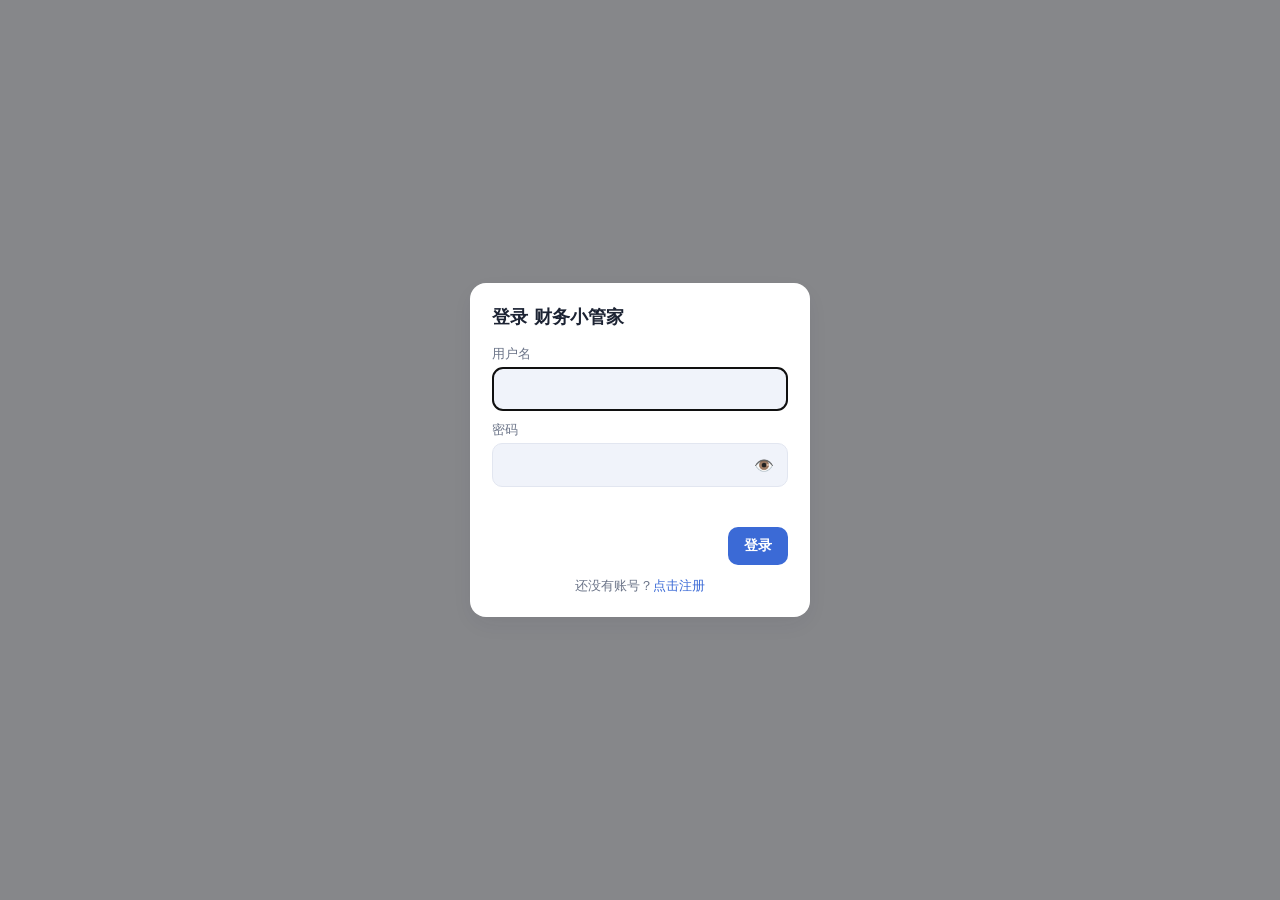
<file: web/index.html>
<!DOCTYPE html>
<html lang="zh-CN">
<head>
  <meta charset="UTF-8" />
  <meta name="viewport" content="width=device-width, initial-scale=1.0" />
  <title>财务小管家</title>
  <link rel="stylesheet" href="./styles.css" />
  <script>
    /* 主题预热：必须在 <head> 内、首次绘制之前执行。
       否则刷新时会先按默认浅色画整页，等 app.js 初始化（约 9 个网络往返）跑完才切深色 —— 即"白闪"。 */
    (function () {
      var t = 'light';
      try { if (localStorage.getItem('theme') === 'dark') t = 'dark'; } catch (e) { }
      document.documentElement.dataset.theme = t;
    })();
  </script>
</head>
<body>
  <!-- v0.2 第七轮：小类改为 select，移除独立 datalist -->
  <div class="app">
    <header class="topbar">
      <div class="brand">
        <span class="logo">💰</span>
        <div>
          <h1>财务小管家</h1>
          <p class="sub">记录与分析，让每分钱都找到价值。</p>
        </div>
      </div>
      <div class="top-actions">
        <button id="eyeBtn" class="eye-btn" title="隐藏/显示金额">👁️</button>
        <div class="toggle">
          <button id="themeToggle" title="切换主题" aria-label="切换主题"></button>
        </div>
        <label class="month-pick">
          <span>月份</span>
          <input type="month" id="monthPicker" />
        </label>
      </div>
    </header>

    <nav class="tabs">
      <button data-tab="ledger" class="active">记账</button>
      <button data-tab="dashboard">看板</button>
      <button data-tab="vaults">资产</button>
      <button data-tab="settings">设置</button>
    </nav>

    <main>
      <!-- 记账 -->
      <section id="tab-ledger" class="tab active">
        <div class="card form-card">
          <div class="form-card-head">
            <h2>记一笔</h2>
            <button id="aiParseBtn" class="btn ghost small" title="粘贴文本，AI 自动识别记账">✨ AI 智能记账</button>
          </div>
          <form id="txForm" class="tx-form">
            <div class="field">
              <label>类型</label>
              <div class="type-toggle">
                <label class="tt"><input type="radio" name="txType" value="expense" checked /> 支出</label>
                <label class="tt"><input type="radio" name="txType" value="income" /> 收入</label>
              </div>
            </div>
            <div class="field">
              <label id="txGrpLabel">必要？ <span class="info-dot" data-tip="title:如何区分是否必要？|content:同样是饮料，在很渴的时候就是必要，在嘴馋的时候就是不必要">ⓘ</span></label>
              <div class="type-toggle" id="txGrpRadios">
                <label class="tt"><input type="radio" name="txGrp" value="必要" /> 必要</label>
                <label class="tt"><input type="radio" name="txGrp" value="非必要" checked /> 非必要</label>
              </div>
            </div>
            <div class="field">
              <label>日期</label>
              <input type="date" id="txDate" required />
            </div>
            <div class="field">
              <label>金额（元）</label>
              <input type="number" id="txAmount" min="0" step="0.01" required placeholder="0.00" />
            </div>
            <div class="field">
              <label>类别</label>
              <select id="txCategory" required></select>
            </div>
            <div class="field">
              <label>小类 <span class="info-dot" data-tip="title:写了的效果|content:比如正餐到底是早、午还是晚，可以在设置里修改，用于精确分析">ⓘ</span></label>
              <select id="txNote" class="note-select"></select>
              <input type="text" id="txNoteCustom" class="note-custom" placeholder="输入新小类名" style="display:none" />
            </div>
            <div class="field">
              <label>交易方式</label>
              <select id="txChannel"></select>
            </div>
            <div class="field">
              <label>分摊 <span class="info-dot" data-tip="title:分摊怎么用？|content:比如前面写的是聚餐的总金额，写上分摊人数就会自动计算自己的金额">ⓘ</span></label>
              <input type="number" id="txShare" min="1" step="1" placeholder="默认为1" />
            </div>
            <div class="field">
              <label>备注 <span class="info-dot" data-tip="title:备注与「小类」独立|content:备注只是给你自己看的文字标记（如「中秋回家火车票」），不会出现在分类分析里">ⓘ</span></label>
              <textarea id="txRemark" placeholder="选填" rows="2"></textarea>
            </div>
            <div class="note-ctrl">
              <div class="field field-switch compact">
                <span>是否计入物件</span>
                <label class="switch"><input type="checkbox" id="txAsItem" /><span class="slider"></span></label>
              </div>
              <button type="submit" class="btn primary save-btn">保存</button>
            </div>
          </form>
        </div>

        <div class="card list-card">
          <div class="list-head">
            <h2 id="ledgerTitle">本月账目</h2>
            <div class="ledger-filter">
              <select id="ledgerFilter"><option value="">全部</option></select>
              <button id="backToday" class="btn ghost">回到本月</button>
            </div>
          </div>
          <div id="txList" class="tx-list"></div>
        </div>
      </section>

      <!-- 资产 -->
      <section id="tab-vaults" class="tab">
        <div class="card">
          <div class="list-head">
            <h2>金库</h2>
            <div class="vault-head-actions">
              <span class="info-dot" data-tip="title:什么时候用这个功能？|content:平时记账不选时默认记录到未分类，可能导致资产错乱。可定期修改自己各资产的金额，然后重置未分类，就可恢复正确的总资产">ⓘ</span>
              <button id="resetUncat" class="btn ghost">重置未分类资金</button>
              <button id="addVault" class="btn ghost">+ 添加资金</button>
            </div>
          </div>
          <div id="vaultStats" class="stat-row-2"></div>
          <div id="vaultGrid" class="vault-grid"></div>
        </div>

        <div class="card">
          <div class="list-head">
            <h2>物件</h2>
            <button id="addItem" class="btn ghost">+ 添加物件</button>
          </div>
          <div class="stat-row-3" id="itemStats"></div>
          <div id="itemGrid" class="vault-grid"></div>
        </div>

        <div class="card">
          <div class="list-head">
            <h2>远期 <span class="info-dot" data-tip="title:什么是远期？|content:未来日期的账（如定金、年货预订）不会计入当月看板，但会在此提醒你不会忘。点泡泡可看明细，可一键转已入账">ⓘ</span></h2>
          </div>
          <div id="futureStats" class="stat-row-2"></div>
          <div id="futureGrid" class="vault-grid"></div>
        </div>
      </section>

      <!-- 看板 -->
      <section id="tab-dashboard" class="tab">
        <div class="stat-grid" id="statGrid"></div>

        <div class="card chart-card full">
          <div class="form-card-head">
            <h2>✨ AI 消费洞察</h2>
            <div class="ai-head-right">
              <span id="aiQuota" class="ai-quota"></span>
              <button id="aiInsightBtn" class="btn ghost small">生成洞察</button>
            </div>
          </div>
          <div id="aiInsightBox" class="ai-insight-box">点击「生成洞察」，AI 分析你最近几个月的消费习惯。</div>
        </div>

        <div class="card chart-card full">
          <h2>支出分类</h2>
          <div class="cat-layout">
            <div class="cat-col-left" id="catLegendList"></div>
            <div class="cat-col-mid"><div id="catChart" class="chart-box big"></div></div>
            <div class="cat-col-right"><div id="drillPop" class="drill-pop-static"><div class="drill-empty">悬停看细分<br>点击固定</div></div></div>
          </div>
        </div>

        <div class="chart-row">
          <div class="card chart-card">
            <h2>收入分类</h2>
            <div id="incCatChart" class="chart-box"></div>
          </div>
          <div class="card chart-card">
            <h2>必要支出 vs 非必要支出</h2>
            <div id="groupChart" class="chart-box"></div>
          </div>
        </div>

        <div class="card chart-card full">
          <div class="list-head">
            <h2>支出 / 收入趋势</h2>
            <div class="trend-toolbar" id="trendToolbar">
              <button data-unit="day" data-n="30" class="seg-btn">近30天</button>
              <button data-unit="month" data-n="12" class="seg-btn active">近12月</button>
              <label class="trend-custom"><span>近</span><input type="number" id="trendNum" min="1" max="120" placeholder="0~30" /><select id="trendUnit"><option value="day">天</option><option value="week">周</option><option value="month">月</option><option value="quarter">季</option><option value="year">年</option></select></label>
            </div>
          </div>
          <h3 class="trend-title">支出趋势</h3>
          <div id="growthBar" class="growth-bar"></div>
          <div id="trendChart" class="chart-box tall"></div>
          <h3 class="trend-title">收入趋势</h3>
          <div id="incGrowthBar" class="growth-bar"></div>
          <div id="incTrendChart" class="chart-box tall"></div>
        </div>
      </section>

      <!-- 设置 -->
      <section id="tab-settings" class="tab">
        <div class="card" id="privacyCard">
          <h2>隐私</h2>

          <div class="privacy-row">
            <!-- 账户区：放在隐私里的第一行（与下面 item 同水平的间距） -->
            <div class="account-box privacy-item">
              <div>
                <strong>当前账户</strong>
                <p id="accountInfo" class="account-info">—</p>
              </div>
              <div class="account-actions">
                <label class="month-pick" id="userSelectWrap" style="display:none">
                  <span>查看</span>
                  <select id="userSelect"></select>
                </label>
                <button id="logoutBtn" class="btn ghost">退出登录</button>
              </div>
            </div>

            <div class="privacy-item">
              <div>
                <strong>隐藏金额</strong>
                <p>开启后只显示百分比，具体金额、趋势坐标轴金额不可见。</p>
              </div>
              <label class="switch">
                <input type="checkbox" id="hideAmounts" />
                <span class="slider"></span>
              </label>
            </div>
            <div class="privacy-item">
              <div>
                <strong>金额查看密码</strong>
                <p>设置 4 位或 6 位数字密码；开启隐藏后，想看金额需输入密码。</p>
              </div>
              <div class="pwd-panel">
                <button id="lockBtn" class="btn ghost">🔒 已锁定</button>
                <button id="pwdSet" class="btn ghost">设置密码</button>
                <button id="pwdClear" class="btn ghost">清除密码</button>
              </div>
            </div>
          </div>
        </div>

        <div class="card" id="catCard">
          <h2>类别管理</h2>
          <p class="hint">大类下可直接添加小类；记账时的「备注」可从小类里选；点大类名字可重命名。</p>
          <form id="catForm" class="cat-add-form">
            <input type="text" id="catName" placeholder="新类别名" required />
            <select id="catKind">
              <option value="expense">支出</option>
              <option value="income">收入</option>
            </select>
            <input type="color" id="catColor" value="#7aa2c4" />
            <button type="button" id="catRandomColor" class="btn ghost" title="随机生成一个未用过的颜色">随机颜色</button>
            <button type="submit" class="btn primary">添加</button>
          </form>
          <div id="catList" class="cat-list"></div>
        </div>

        <div class="card" id="dataCard">
          <h2>数据</h2>
          <p class="hint">备份是完整数据库快照；导出交易为 CSV，可用 Excel 打开。</p>
          <div class="pwd-panel">
            <button id="btnBackup" class="btn ghost">一键备份（下载 .db）</button>
            <button id="btnExport" class="btn ghost">导出交易 CSV</button>
          </div>
        </div>

        <div class="card" id="adminUsersCard" style="display:none">
          <h2>用户与额度</h2>
          <p class="hint">给每位用户分配 AI 调用次数（智能记账 / 消费洞察各算一次）。</p>
          <div id="adminUsersList" class="admin-users-list"></div>
        </div>

        <div class="card" id="demoCard">
          <h2>模拟数据</h2>
          <p class="hint">用演示数据体验产品功能，不污染你的真实账目。切换后页面会刷新。</p>
          <div class="pwd-panel">
            <button id="demoEnterBtn" class="btn ghost">进入模拟模式</button>
            <button id="demoExitBtn" class="btn primary">退出模拟模式</button>
          </div>
        </div>
      </section>
    </main>
    <footer class="app-footer">
      <span class="footer-line"><span>财务小管家</span> · <span>如有疑问或合作，请联系</span> <a href="mailto:harnessmanager@163.com" class="footer-email">harnessmanager@163.com</a></span>
      <span class="footer-line footer-beian">
        <a class="beian-link" href="https://beian.mps.gov.cn/#/query/webSearch?code=33018502002675" rel="noreferrer" target="_blank"><img src="[data-uri]" class="beian-icon" alt="" />浙公网安备33018502002675号</a>
        <a class="beian-link" href="https://beian.miit.gov.cn/" target="_blank">浙ICP备2026075338号-1</a>
      </span>
    </footer>
  </div>

  <!-- 编辑弹窗 -->
  <div id="editModal" class="modal-overlay hidden">
    <div class="modal">
      <h2>编辑这笔账</h2>
      <form id="editForm" class="tx-form">
        <!-- v0.2 第五轮：编辑弹窗去掉「类型」切换（类型来自原账目，不可改）；去掉「必要/非必要」行（备注用更多空间） -->
        <div class="field"><label>日期</label><input type="date" id="editDate" required /></div>
        <div class="field"><label>金额（元）</label><input type="number" id="editAmount" min="0" step="0.01" required /></div>
        <div class="field"><label>类别</label><select id="editCategory" required></select></div>
        <div class="field"><label>小类 <span class="info-dot" data-tip="title:写了的效果|content:比如正餐到底是早、午还是晚，可以在设置里修改，用于精确分析">ⓘ</span></label><select id="editNote" class="note-select"></select><input type="text" id="editNoteCustom" class="note-custom" placeholder="输入新小类名" style="display:none" /></div>
        <div class="field"><label>交易方式</label><select id="editChannel"></select></div>
        <div class="field"><label>分摊 <span class="info-dot" data-tip="title:分摊怎么用？|content:比如前面写的是聚餐的总金额，写上分摊人数就会自动计算自己的金额">ⓘ</span></label><input type="number" id="editShare" min="1" step="1" placeholder="默认为1" /></div>
        <div class="field edit-remark-field"><label>备注 <span class="info-dot" data-tip="title:备注与「小类」独立|content:备注只是给你自己看的文字标记，不会出现在分类分析里">ⓘ</span></label><textarea id="editRemark" placeholder="选填" rows="2"></textarea></div>
        <div class="modal-actions">
          <button type="button" id="editDel" class="btn danger">删除</button>
          <button type="button" id="editCancel" class="btn ghost">取消</button>
          <button type="submit" class="btn primary">保存</button>
        </div>
      </form>
    </div>
  </div>

  <!-- 密码弹窗 -->
  <div id="pwdModal" class="modal-overlay hidden">
    <div class="modal small">
      <h2>输入金额查看密码</h2>
      <form id="pwdForm">
        <input type="password" id="pwdCheck" maxlength="6" placeholder="请输入密码" autocomplete="off" />
        <p class="pwd-hint">4 或 6 位数字密码</p>
        <div class="modal-actions">
          <button type="button" id="pwdCancel" class="btn ghost">取消</button>
          <button type="submit" class="btn primary">确定</button>
        </div>
      </form>
    </div>
  </div>

  <!-- 金库 添加/编辑弹窗 -->
  <div id="vaultModal" class="modal-overlay hidden">
    <div class="modal small">
      <h2 id="vaultModalTitle">资金账户</h2>
      <form id="vaultForm">
        <label>账户名称</label>
        <input type="text" id="vaultName" required />
        <label>当前金额（元）</label>
        <input type="number" id="vaultBalance" min="0" step="0.01" />
        <div class="modal-actions">
          <button type="button" id="vaultCancel" class="btn ghost">取消</button>
          <button type="submit" class="btn primary">保存</button>
        </div>
      </form>
    </div>
  </div>

  <!-- 密码 设置/清除弹窗 -->
  <div id="pwdManageModal" class="modal-overlay hidden">
    <div class="modal small">
      <h2 id="pwdManageTitle">金额查看密码</h2>
      <form id="pwdManageForm">
        <div id="pwdNewWrap">
          <label>新密码</label>
          <input type="password" id="pwdNew" maxlength="6" placeholder="4 或 6 位数字" autocomplete="off" />
        </div>
        <div id="pwdCurrentWrap">
          <label>当前密码</label>
          <input type="password" id="pwdCurrent" maxlength="6" placeholder="输入当前密码以清除" autocomplete="off" />
        </div>
        <div class="modal-actions">
          <button type="button" id="pwdManageCancel" class="btn ghost">取消</button>
          <button type="submit" class="btn primary">保存</button>
        </div>
      </form>
    </div>
  </div>

  <!-- 物件 添加弹窗 -->
  <div id="itemModal" class="modal-overlay hidden">
    <div class="modal wider">
      <h2 id="itemModalTitle">添加物件</h2>
      <form id="itemForm">
        <div class="item-3col">
          <div class="item-col">
            <div class="field"><label>名称</label><input type="text" id="itemName" placeholder="如 手机 / 电脑 / 耳机" required /></div>
            <div class="field"><label>金额（元）</label><input type="number" id="itemAmount" min="0" step="0.01" required /></div>
            <div class="field"><label>购置日期</label><input type="date" id="itemDate" required /></div>
          </div>
          <div class="item-col">
            <div class="field">
              <label class="item-event-label">产生效益（-）</label>
              <div id="itemGainList" class="item-event-list"></div>
              <div class="item-event-add">
                <input type="text" id="itemGainNote" placeholder="名称" />
                <input type="number" id="itemGainAmount" placeholder="金额" min="0" step="0.01" />
                <button type="button" id="itemGainAdd" class="ie-add-btn">+ 产生效益</button>
              </div>
            </div>
          </div>
          <div class="item-col">
            <div class="field">
              <label class="item-event-label">额外投入（+）</label>
              <div id="itemInvestList" class="item-event-list"></div>
              <div class="item-event-add">
                <input type="text" id="itemInvestNote" placeholder="名称" />
                <input type="number" id="itemInvestAmount" placeholder="金额" min="0" step="0.01" />
                <button type="button" id="itemInvestAdd" class="ie-add-btn">+ 额外投入</button>
              </div>
            </div>
          </div>
        </div>
        <div class="modal-actions">
          <button type="button" id="itemCancel" class="btn ghost">取消</button>
          <button type="submit" class="btn primary">保存</button>
        </div>
      </form>
    </div>
  </div>

  <!-- (v0.2 第六轮：itemEventModal 已合并到 itemModal 内，不再独立) -->

  <!-- 类别 弹窗（重命名大类 / 加小类 / 管理小类）-->
  <div id="catModal" class="modal-overlay hidden">
    <div class="modal small">
      <h2 id="catModalTitle">类别</h2>
      <form id="catModalForm">
        <label id="catModalLabel">名称</label>
        <input type="text" id="catModalName" required />
        <div id="catColorWrap">
          <label>颜色</label>
          <div class="cat-color-row"><input type="color" id="catModalColor" value="#98a6bd" /><button type="button" id="catModalRandomColor" class="btn ghost">随机颜色</button></div>
        </div>
        <div class="modal-actions">
          <button type="button" id="catModalDel" class="btn danger hidden">删除</button>
          <button type="button" id="catModalCancel" class="btn ghost">取消</button>
          <button type="submit" class="btn primary">保存</button>
        </div>
      </form>
    </div>
  </div>

  <!-- 金库 变动详情弹窗 -->
  <div id="vaultDetailModal" class="modal-overlay hidden">
    <div class="modal wide ledger">
      <div class="ledger-head">
        <h2 id="vaultDetailTitle">变动明细</h2>
        <label class="month-pick"><span>月份</span><input type="month" id="vaultDetailMonth" /></label>
      </div>
      <div id="vaultDetailList" class="va-list"></div>
      <div class="modal-actions">
        <button type="button" id="vaultDetailClose" class="btn ghost">关闭</button>
      </div>
    </div>
  </div>

  <!-- 远期详情弹窗（未入账 / 待支出 共用：按 type 切换） -->
  <div id="futureDetailModal" class="modal-overlay hidden">
    <div class="modal ledger">
      <div class="ledger-head">
        <h2 id="futureDetailTitle">远期明细</h2>
        <label class="month-pick"><span>月份</span><input type="month" id="futureDetailMonth" /></label>
      </div>
      <div id="futureDetailList" class="va-list"></div>
      <div class="modal-actions">
        <button type="button" id="futureDetailClose" class="btn ghost">关闭</button>
      </div>
    </div>
  </div>

  <!-- 金库 编辑+删除 合并弹窗 -->
  <div id="vaultEditModal" class="modal-overlay hidden">
    <div class="modal small">
      <h2 id="vaultEditTitle">资金账户</h2>
      <form id="vaultEditForm">
        <label>账户名称</label>
        <input type="text" id="vaultEditName" required />
        <label>当前金额（元）</label>
        <input type="number" id="vaultEditBalance" min="0" step="0.01" />
        <div class="modal-actions">
          <button type="button" id="vaultEditDel" class="btn danger">删除</button>
          <button type="button" id="vaultEditCancel" class="btn ghost">取消</button>
          <button type="submit" class="btn primary">保存</button>
        </div>
      </form>
    </div>
  </div>

  <!-- 类别 删除确认弹窗（独立） -->
  <div id="catDeleteModal" class="modal-overlay hidden">
    <div class="modal small">
      <h2>删除大类</h2>
      <p class="confirm-msg" id="catDeleteMsg"></p>
      <div class="modal-actions">
        <button type="button" id="catDeleteCancel" class="btn ghost">取消</button>
        <button type="button" id="catDeleteOk" class="btn danger">删除</button>
      </div>
    </div>
  </div>

  <!-- 大类下的小类管理弹窗 -->
  <div id="kidsModal" class="modal-overlay hidden">
    <div class="modal">
      <h2 id="kidsModalTitle">管理小类</h2>
      <div id="kidsList" class="kids-list"></div>
      <div class="modal-actions">
        <button type="button" id="kidsClose" class="btn ghost">关闭</button>
      </div>
    </div>
  </div>

  <!-- 通用确认弹窗 -->
  <div id="confirmModal" class="modal-overlay hidden">
    <div class="modal small">
      <h2 id="confirmTitle">确认</h2>
      <p id="confirmMsg" class="confirm-msg"></p>
      <div class="modal-actions">
        <button type="button" id="confirmCancel" class="btn ghost">取消</button>
        <button type="button" id="confirmOk" class="btn primary">确定</button>
      </div>
    </div>
  </div>

  <!-- v3 多用户：登录 modal -->
  <div id="loginModal" class="modal-overlay hidden">
    <div class="modal small">
      <h2>登录 财务小管家</h2>
      <form id="loginForm">
        <label>用户名</label><input type="text" id="loginUsername" autocomplete="username" />
        <label>密码</label>
        <div class="pwd-wrap">
          <input type="password" id="loginPassword" autocomplete="current-password" />
          <button type="button" class="pwd-eye" data-eye="loginPassword" title="显示/隐藏密码">👁️</button>
        </div>
        <div id="loginError" class="login-error"></div>
        <div class="modal-actions">
          <button type="submit" id="loginSubmit" class="btn primary">登录</button>
        </div>
        <p class="auth-switch">还没有账号？<a href="#" id="goRegister">点击注册</a></p>
      </form>
    </div>
  </div>

  <!-- v3 多用户：注册 modal -->
  <div id="registerModal" class="modal-overlay hidden">
    <div class="modal small">
      <h2>注册 财务小管家</h2>
      <form id="registerForm">
        <label>用户名</label><input type="text" id="regUsername" autocomplete="username" />
        <label>密码</label>
        <div class="pwd-wrap">
          <input type="password" id="regPassword" autocomplete="new-password" />
          <button type="button" class="pwd-eye" data-eye="regPassword" title="显示/隐藏密码">👁️</button>
        </div>
        <p class="pwd-hint">至少 6 位，建议包含大小写字母、数字、特殊符号</p>
        <div id="regStrength" class="pwd-strength"></div>
        <label>确认密码</label><input type="password" id="regPassword2" autocomplete="new-password" />
        <div id="regError" class="login-error"></div>
        <div class="modal-actions">
          <button type="submit" id="regSubmit" class="btn primary">注册</button>
        </div>
        <p class="auth-switch">已有账号？<a href="#" id="goLogin">返回登录</a></p>
      </form>
    </div>
  </div>

  <!-- v4 模拟模式：欢迎弹窗（新用户默认模拟模式） -->
  <div id="welcomeModal" class="modal-overlay hidden">
    <div class="modal">
      <h2>👋 欢迎使用财务小管家</h2>
      <p class="hint">初次见面！当前默认使用<b>模拟数据</b>，以便您更好地了解本产品功能。</p>
      <p class="hint">如需开始您的记账旅程，请前往 <b>设置</b> 退出模拟模式。</p>
      <div class="modal-actions">
        <button type="button" id="welcomeClose" class="btn primary">知道了</button>
      </div>
    </div>
  </div>

  <!-- v4 模拟模式：操作拦截提示 -->
  <div id="demoToastModal" class="modal-overlay hidden">
    <div class="modal small">
      <h2 id="demoToastTitle">提示</h2>
      <p id="demoToastMsg" class="confirm-msg"></p>
      <div class="modal-actions">
        <button type="button" id="demoToastClose" class="btn primary">确定</button>
      </div>
    </div>
  </div>

  <!-- v3 阶段四：AI 智能记账 modal -->
  <div id="aiModal" class="modal-overlay hidden">
    <div class="modal">
      <h2>✨ AI 智能记账</h2>
      <p class="hint">粘贴一段文字（可从备忘录/随手记粘贴），AI 帮你自动识别成记账条目。</p>
      <div class="field">
        <textarea id="aiText" rows="6" placeholder="例如：打车30 午饭25 周三 买奶茶18"></textarea>
      </div>
      <div id="aiStatus" class="ai-status"></div>
      <div id="aiResult" class="ai-result"></div>
      <div class="modal-actions">
        <button type="button" id="aiCancel" class="btn ghost">取消</button>
        <button type="button" id="aiParseGo" class="btn primary">✨ 识别</button>
      </div>
    </div>
  </div>

  <div id="toast" class="toast"></div>

  <script src="./app.js"></script>
</body>
</html>
</file>
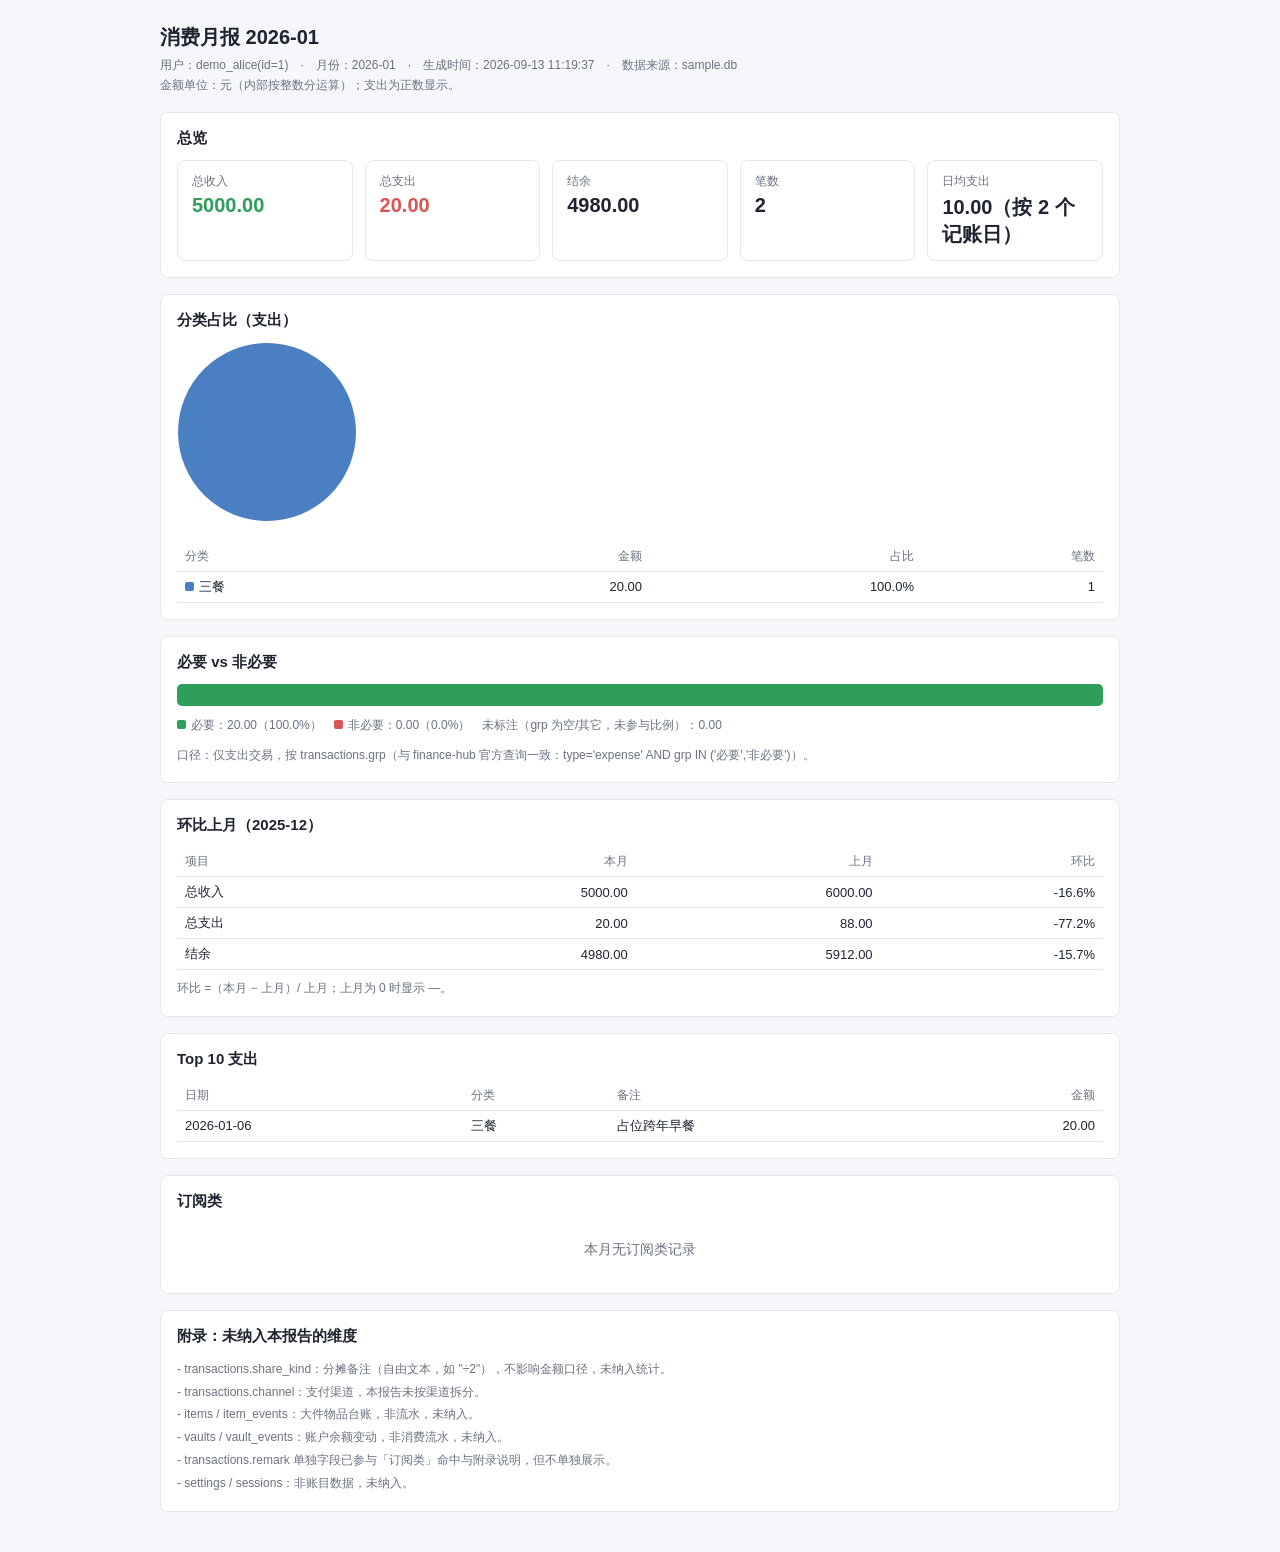
<file: finance-report/tests/out-2026-01.html>
<!doctype html>
<html lang="zh-CN">
<head>
<meta charset="utf-8">
<meta name="viewport" content="width=device-width,initial-scale=1">
<title>消费月报 2026-01</title>
<style>
:root { --bg:#f6f7fb; --card:#ffffff; --fg:#1f2430; --muted:#6b7280;
        --line:#e5e7eb; --green:#2e9e5b; --red:#d95555; --blue:#4a7fc1; }
* { box-sizing: border-box; }
body { margin:0; padding:24px; background:var(--bg); color:var(--fg);
       font-family:"Segoe UI","PingFang SC","Microsoft YaHei",sans-serif; font-size:14px; }
.wrap { max-width: 960px; margin: 0 auto; }
h1 { font-size:20px; margin:0 0 4px; }
.meta { color:var(--muted); font-size:12px; margin-bottom:16px; line-height:1.7; }
.card { background:var(--card); border:1px solid var(--line); border-radius:8px;
        padding:16px; margin-bottom:16px; }
.card h2 { font-size:15px; margin:0 0 12px; }
.cards { display:flex; gap:12px; flex-wrap:wrap; }
.stat { flex:1 1 140px; background:var(--card); border:1px solid var(--line);
        border-radius:8px; padding:12px 14px; }
.stat .k { color:var(--muted); font-size:12px; }
.stat .v { font-size:20px; font-weight:600; margin-top:4px; }
.stat .s { color:var(--muted); font-size:11px; margin-top:2px; }
.pos { color:var(--green); } .neg { color:var(--red); }
table { width:100%; border-collapse:collapse; font-size:13px; }
th, td { text-align:left; padding:6px 8px; border-bottom:1px solid var(--line); }
th { color:var(--muted); font-weight:500; font-size:12px; }
td.num, th.num { text-align:right; font-variant-numeric: tabular-nums; }
.bar { display:flex; height:22px; border-radius:5px; overflow:hidden;
       background:#eef0f4; margin:8px 0; }
.bar span { display:block; height:100%; }
.legend { font-size:12px; color:var(--muted); line-height:1.9; }
.dot { display:inline-block; width:9px; height:9px; border-radius:2px; margin-right:5px; }
.empty { color:var(--muted); padding:18px 0; text-align:center; }
.wraptext { overflow-wrap:anywhere; word-break:break-all; max-width:340px; }
.note { color:var(--muted); font-size:12px; line-height:1.8; margin-top:8px; }
.pie-wrap { display:flex; gap:20px; align-items:center; flex-wrap:wrap; }
.appendix { color:var(--muted); font-size:12px; line-height:1.9; }
</style>
</head>
<body>
<div class="wrap">
  <h1>消费月报 2026-01</h1>
  <div class="meta">
    用户：demo_alice(id=1)　·　月份：2026-01　·　生成时间：2026-09-13 11:19:37　·　数据来源：sample.db<br>
    金额单位：元（内部按整数分运算）；支出为正数显示。
  </div>
  <div class="card"><h2>总览</h2><div class="cards"><div class="stat"><div class="k">总收入</div><div class="v pos">5000.00</div></div><div class="stat"><div class="k">总支出</div><div class="v neg">20.00</div></div><div class="stat"><div class="k">结余</div><div class="v ">4980.00</div></div><div class="stat"><div class="k">笔数</div><div class="v ">2</div></div><div class="stat"><div class="k">日均支出</div><div class="v ">10.00（按 2 个记账日）</div></div></div></div>
  <div class="card"><h2>分类占比（支出）</h2><div class="pie-wrap"><svg width="180" height="180" viewBox="0 0 180 180" role="img" aria-label="分类占比饼图"><circle cx="90.0" cy="90.0" r="89.0" fill="#4a7fc1" /></svg><table><tr><th>分类</th><th class='num'>金额</th><th class='num'>占比</th><th class='num'>笔数</th></tr><tr><td><span class='dot' style='background:#4a7fc1'></span>三餐</td><td class='num'>20.00</td><td class='num'>100.0%</td><td class='num'>1</td></tr></table></div></div>
  <div class="card"><h2>必要 vs 非必要</h2><div class="bar"><span style="width:100%;background:var(--green)"></span><span style="width:0%;background:var(--red)"></span></div><div class="legend"><span class="dot" style="background:var(--green)"></span>必要：20.00（100.0%）　<span class="dot" style="background:var(--red)"></span>非必要：0.00（0.0%）　未标注（grp 为空/其它，未参与比例）：0.00</div><div class="note">口径：仅支出交易，按 transactions.grp（与 finance-hub 官方查询一致：type='expense' AND grp IN ('必要','非必要')）。</div></div>
  <div class="card"><h2>环比上月（2025-12）</h2><table><tr><th>项目</th><th class='num'>本月</th><th class='num'>上月</th><th class='num'>环比</th></tr><tr><td>总收入</td><td class='num'>5000.00</td><td class='num'>6000.00</td><td class='num'>-16.6%</td></tr><tr><td>总支出</td><td class='num'>20.00</td><td class='num'>88.00</td><td class='num'>-77.2%</td></tr><tr><td>结余</td><td class='num'>4980.00</td><td class='num'>5912.00</td><td class='num'>-15.7%</td></tr></table><div class='note'>环比 =（本月 − 上月）/ 上月；上月为 0 时显示 —。</div></div>
  <div class='card'><h2>Top 10 支出</h2><table><tr><th>日期</th><th>分类</th><th>备注</th><th class='num'>金额</th></tr><tr><td>2026-01-06</td><td>三餐</td><td class='wraptext'>占位跨年早餐</td><td class='num'>20.00</td></tr></table></div>
  <div class="card"><h2>订阅类</h2><div class="empty">本月无订阅类记录</div></div>
  <div class="card"><h2>附录：未纳入本报告的维度</h2><div class="appendix">- transactions.share_kind：分摊备注（自由文本，如 "÷2"），不影响金额口径，未纳入统计。<br>- transactions.channel：支付渠道，本报告未按渠道拆分。<br>- items / item_events：大件物品台账，非流水，未纳入。<br>- vaults / vault_events：账户余额变动，非消费流水，未纳入。<br>- transactions.remark 单独字段已参与「订阅类」命中与附录说明，但不单独展示。<br>- settings / sessions：非账目数据，未纳入。</div></div>
</div>
</body>
</html>
</file>
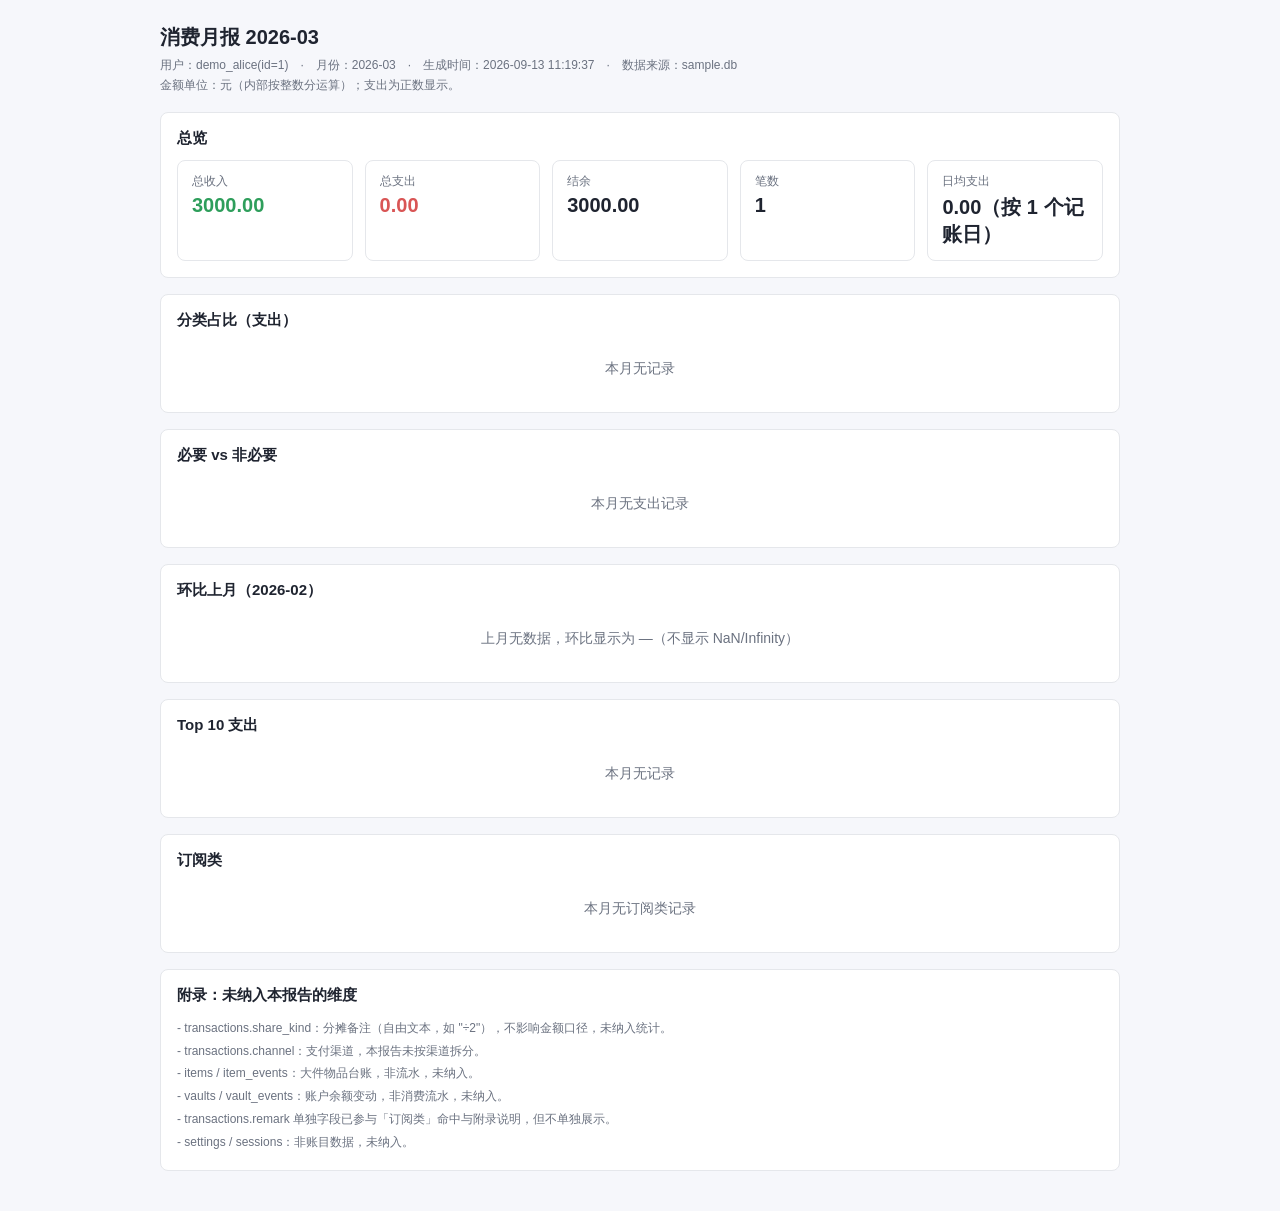
<file: finance-report/tests/out-2026-03.html>
<!doctype html>
<html lang="zh-CN">
<head>
<meta charset="utf-8">
<meta name="viewport" content="width=device-width,initial-scale=1">
<title>消费月报 2026-03</title>
<style>
:root { --bg:#f6f7fb; --card:#ffffff; --fg:#1f2430; --muted:#6b7280;
        --line:#e5e7eb; --green:#2e9e5b; --red:#d95555; --blue:#4a7fc1; }
* { box-sizing: border-box; }
body { margin:0; padding:24px; background:var(--bg); color:var(--fg);
       font-family:"Segoe UI","PingFang SC","Microsoft YaHei",sans-serif; font-size:14px; }
.wrap { max-width: 960px; margin: 0 auto; }
h1 { font-size:20px; margin:0 0 4px; }
.meta { color:var(--muted); font-size:12px; margin-bottom:16px; line-height:1.7; }
.card { background:var(--card); border:1px solid var(--line); border-radius:8px;
        padding:16px; margin-bottom:16px; }
.card h2 { font-size:15px; margin:0 0 12px; }
.cards { display:flex; gap:12px; flex-wrap:wrap; }
.stat { flex:1 1 140px; background:var(--card); border:1px solid var(--line);
        border-radius:8px; padding:12px 14px; }
.stat .k { color:var(--muted); font-size:12px; }
.stat .v { font-size:20px; font-weight:600; margin-top:4px; }
.stat .s { color:var(--muted); font-size:11px; margin-top:2px; }
.pos { color:var(--green); } .neg { color:var(--red); }
table { width:100%; border-collapse:collapse; font-size:13px; }
th, td { text-align:left; padding:6px 8px; border-bottom:1px solid var(--line); }
th { color:var(--muted); font-weight:500; font-size:12px; }
td.num, th.num { text-align:right; font-variant-numeric: tabular-nums; }
.bar { display:flex; height:22px; border-radius:5px; overflow:hidden;
       background:#eef0f4; margin:8px 0; }
.bar span { display:block; height:100%; }
.legend { font-size:12px; color:var(--muted); line-height:1.9; }
.dot { display:inline-block; width:9px; height:9px; border-radius:2px; margin-right:5px; }
.empty { color:var(--muted); padding:18px 0; text-align:center; }
.wraptext { overflow-wrap:anywhere; word-break:break-all; max-width:340px; }
.note { color:var(--muted); font-size:12px; line-height:1.8; margin-top:8px; }
.pie-wrap { display:flex; gap:20px; align-items:center; flex-wrap:wrap; }
.appendix { color:var(--muted); font-size:12px; line-height:1.9; }
</style>
</head>
<body>
<div class="wrap">
  <h1>消费月报 2026-03</h1>
  <div class="meta">
    用户：demo_alice(id=1)　·　月份：2026-03　·　生成时间：2026-09-13 11:19:37　·　数据来源：sample.db<br>
    金额单位：元（内部按整数分运算）；支出为正数显示。
  </div>
  <div class="card"><h2>总览</h2><div class="cards"><div class="stat"><div class="k">总收入</div><div class="v pos">3000.00</div></div><div class="stat"><div class="k">总支出</div><div class="v neg">0.00</div></div><div class="stat"><div class="k">结余</div><div class="v ">3000.00</div></div><div class="stat"><div class="k">笔数</div><div class="v ">1</div></div><div class="stat"><div class="k">日均支出</div><div class="v ">0.00（按 1 个记账日）</div></div></div></div>
  <div class="card"><h2>分类占比（支出）</h2><div class="empty">本月无记录</div></div>
  <div class="card"><h2>必要 vs 非必要</h2><div class="empty">本月无支出记录</div></div>
  <div class="card"><h2>环比上月（2026-02）</h2><div class='empty'>上月无数据，环比显示为 —（不显示 NaN/Infinity）</div></div>
  <div class="card"><h2>Top 10 支出</h2><div class="empty">本月无记录</div></div>
  <div class="card"><h2>订阅类</h2><div class="empty">本月无订阅类记录</div></div>
  <div class="card"><h2>附录：未纳入本报告的维度</h2><div class="appendix">- transactions.share_kind：分摊备注（自由文本，如 "÷2"），不影响金额口径，未纳入统计。<br>- transactions.channel：支付渠道，本报告未按渠道拆分。<br>- items / item_events：大件物品台账，非流水，未纳入。<br>- vaults / vault_events：账户余额变动，非消费流水，未纳入。<br>- transactions.remark 单独字段已参与「订阅类」命中与附录说明，但不单独展示。<br>- settings / sessions：非账目数据，未纳入。</div></div>
</div>
</body>
</html>
</file>
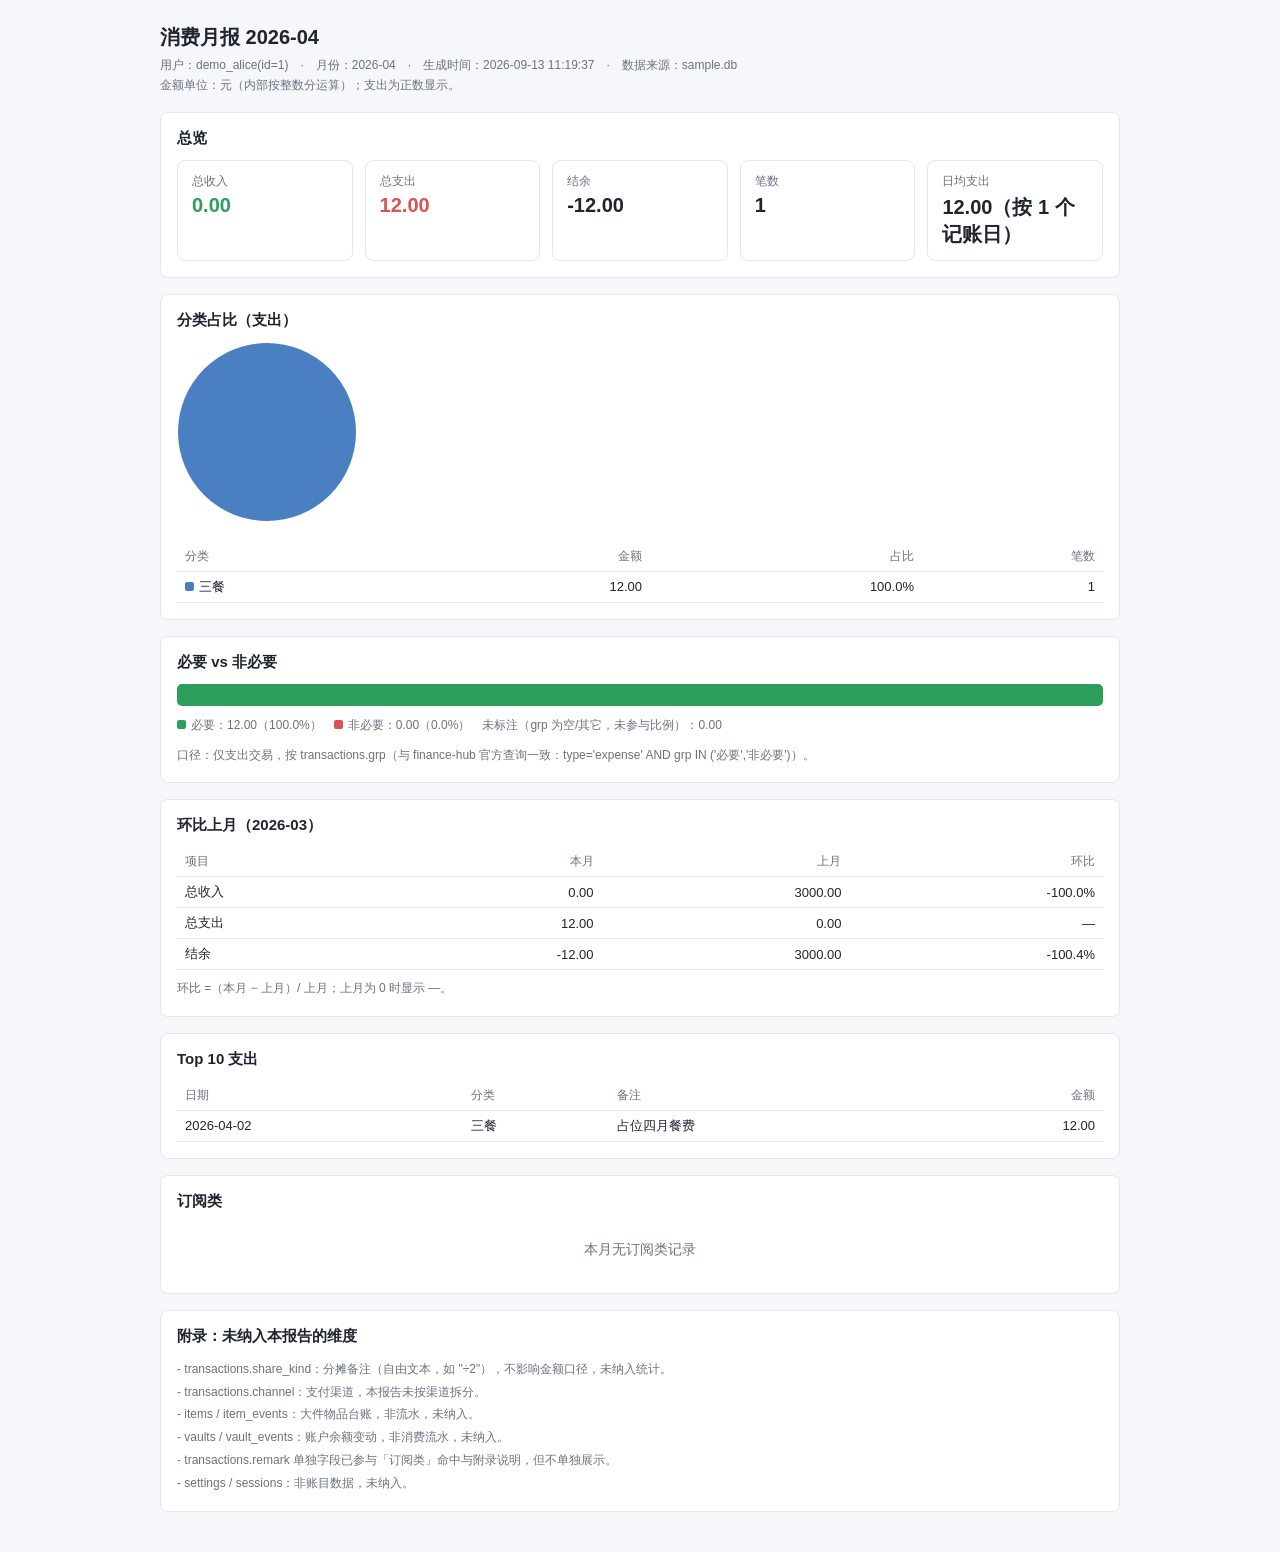
<file: finance-report/tests/out-2026-04.html>
<!doctype html>
<html lang="zh-CN">
<head>
<meta charset="utf-8">
<meta name="viewport" content="width=device-width,initial-scale=1">
<title>消费月报 2026-04</title>
<style>
:root { --bg:#f6f7fb; --card:#ffffff; --fg:#1f2430; --muted:#6b7280;
        --line:#e5e7eb; --green:#2e9e5b; --red:#d95555; --blue:#4a7fc1; }
* { box-sizing: border-box; }
body { margin:0; padding:24px; background:var(--bg); color:var(--fg);
       font-family:"Segoe UI","PingFang SC","Microsoft YaHei",sans-serif; font-size:14px; }
.wrap { max-width: 960px; margin: 0 auto; }
h1 { font-size:20px; margin:0 0 4px; }
.meta { color:var(--muted); font-size:12px; margin-bottom:16px; line-height:1.7; }
.card { background:var(--card); border:1px solid var(--line); border-radius:8px;
        padding:16px; margin-bottom:16px; }
.card h2 { font-size:15px; margin:0 0 12px; }
.cards { display:flex; gap:12px; flex-wrap:wrap; }
.stat { flex:1 1 140px; background:var(--card); border:1px solid var(--line);
        border-radius:8px; padding:12px 14px; }
.stat .k { color:var(--muted); font-size:12px; }
.stat .v { font-size:20px; font-weight:600; margin-top:4px; }
.stat .s { color:var(--muted); font-size:11px; margin-top:2px; }
.pos { color:var(--green); } .neg { color:var(--red); }
table { width:100%; border-collapse:collapse; font-size:13px; }
th, td { text-align:left; padding:6px 8px; border-bottom:1px solid var(--line); }
th { color:var(--muted); font-weight:500; font-size:12px; }
td.num, th.num { text-align:right; font-variant-numeric: tabular-nums; }
.bar { display:flex; height:22px; border-radius:5px; overflow:hidden;
       background:#eef0f4; margin:8px 0; }
.bar span { display:block; height:100%; }
.legend { font-size:12px; color:var(--muted); line-height:1.9; }
.dot { display:inline-block; width:9px; height:9px; border-radius:2px; margin-right:5px; }
.empty { color:var(--muted); padding:18px 0; text-align:center; }
.wraptext { overflow-wrap:anywhere; word-break:break-all; max-width:340px; }
.note { color:var(--muted); font-size:12px; line-height:1.8; margin-top:8px; }
.pie-wrap { display:flex; gap:20px; align-items:center; flex-wrap:wrap; }
.appendix { color:var(--muted); font-size:12px; line-height:1.9; }
</style>
</head>
<body>
<div class="wrap">
  <h1>消费月报 2026-04</h1>
  <div class="meta">
    用户：demo_alice(id=1)　·　月份：2026-04　·　生成时间：2026-09-13 11:19:37　·　数据来源：sample.db<br>
    金额单位：元（内部按整数分运算）；支出为正数显示。
  </div>
  <div class="card"><h2>总览</h2><div class="cards"><div class="stat"><div class="k">总收入</div><div class="v pos">0.00</div></div><div class="stat"><div class="k">总支出</div><div class="v neg">12.00</div></div><div class="stat"><div class="k">结余</div><div class="v ">-12.00</div></div><div class="stat"><div class="k">笔数</div><div class="v ">1</div></div><div class="stat"><div class="k">日均支出</div><div class="v ">12.00（按 1 个记账日）</div></div></div></div>
  <div class="card"><h2>分类占比（支出）</h2><div class="pie-wrap"><svg width="180" height="180" viewBox="0 0 180 180" role="img" aria-label="分类占比饼图"><circle cx="90.0" cy="90.0" r="89.0" fill="#4a7fc1" /></svg><table><tr><th>分类</th><th class='num'>金额</th><th class='num'>占比</th><th class='num'>笔数</th></tr><tr><td><span class='dot' style='background:#4a7fc1'></span>三餐</td><td class='num'>12.00</td><td class='num'>100.0%</td><td class='num'>1</td></tr></table></div></div>
  <div class="card"><h2>必要 vs 非必要</h2><div class="bar"><span style="width:100%;background:var(--green)"></span><span style="width:0%;background:var(--red)"></span></div><div class="legend"><span class="dot" style="background:var(--green)"></span>必要：12.00（100.0%）　<span class="dot" style="background:var(--red)"></span>非必要：0.00（0.0%）　未标注（grp 为空/其它，未参与比例）：0.00</div><div class="note">口径：仅支出交易，按 transactions.grp（与 finance-hub 官方查询一致：type='expense' AND grp IN ('必要','非必要')）。</div></div>
  <div class="card"><h2>环比上月（2026-03）</h2><table><tr><th>项目</th><th class='num'>本月</th><th class='num'>上月</th><th class='num'>环比</th></tr><tr><td>总收入</td><td class='num'>0.00</td><td class='num'>3000.00</td><td class='num'>-100.0%</td></tr><tr><td>总支出</td><td class='num'>12.00</td><td class='num'>0.00</td><td class='num'>—</td></tr><tr><td>结余</td><td class='num'>-12.00</td><td class='num'>3000.00</td><td class='num'>-100.4%</td></tr></table><div class='note'>环比 =（本月 − 上月）/ 上月；上月为 0 时显示 —。</div></div>
  <div class='card'><h2>Top 10 支出</h2><table><tr><th>日期</th><th>分类</th><th>备注</th><th class='num'>金额</th></tr><tr><td>2026-04-02</td><td>三餐</td><td class='wraptext'>占位四月餐费</td><td class='num'>12.00</td></tr></table></div>
  <div class="card"><h2>订阅类</h2><div class="empty">本月无订阅类记录</div></div>
  <div class="card"><h2>附录：未纳入本报告的维度</h2><div class="appendix">- transactions.share_kind：分摊备注（自由文本，如 "÷2"），不影响金额口径，未纳入统计。<br>- transactions.channel：支付渠道，本报告未按渠道拆分。<br>- items / item_events：大件物品台账，非流水，未纳入。<br>- vaults / vault_events：账户余额变动，非消费流水，未纳入。<br>- transactions.remark 单独字段已参与「订阅类」命中与附录说明，但不单独展示。<br>- settings / sessions：非账目数据，未纳入。</div></div>
</div>
</body>
</html>
</file>
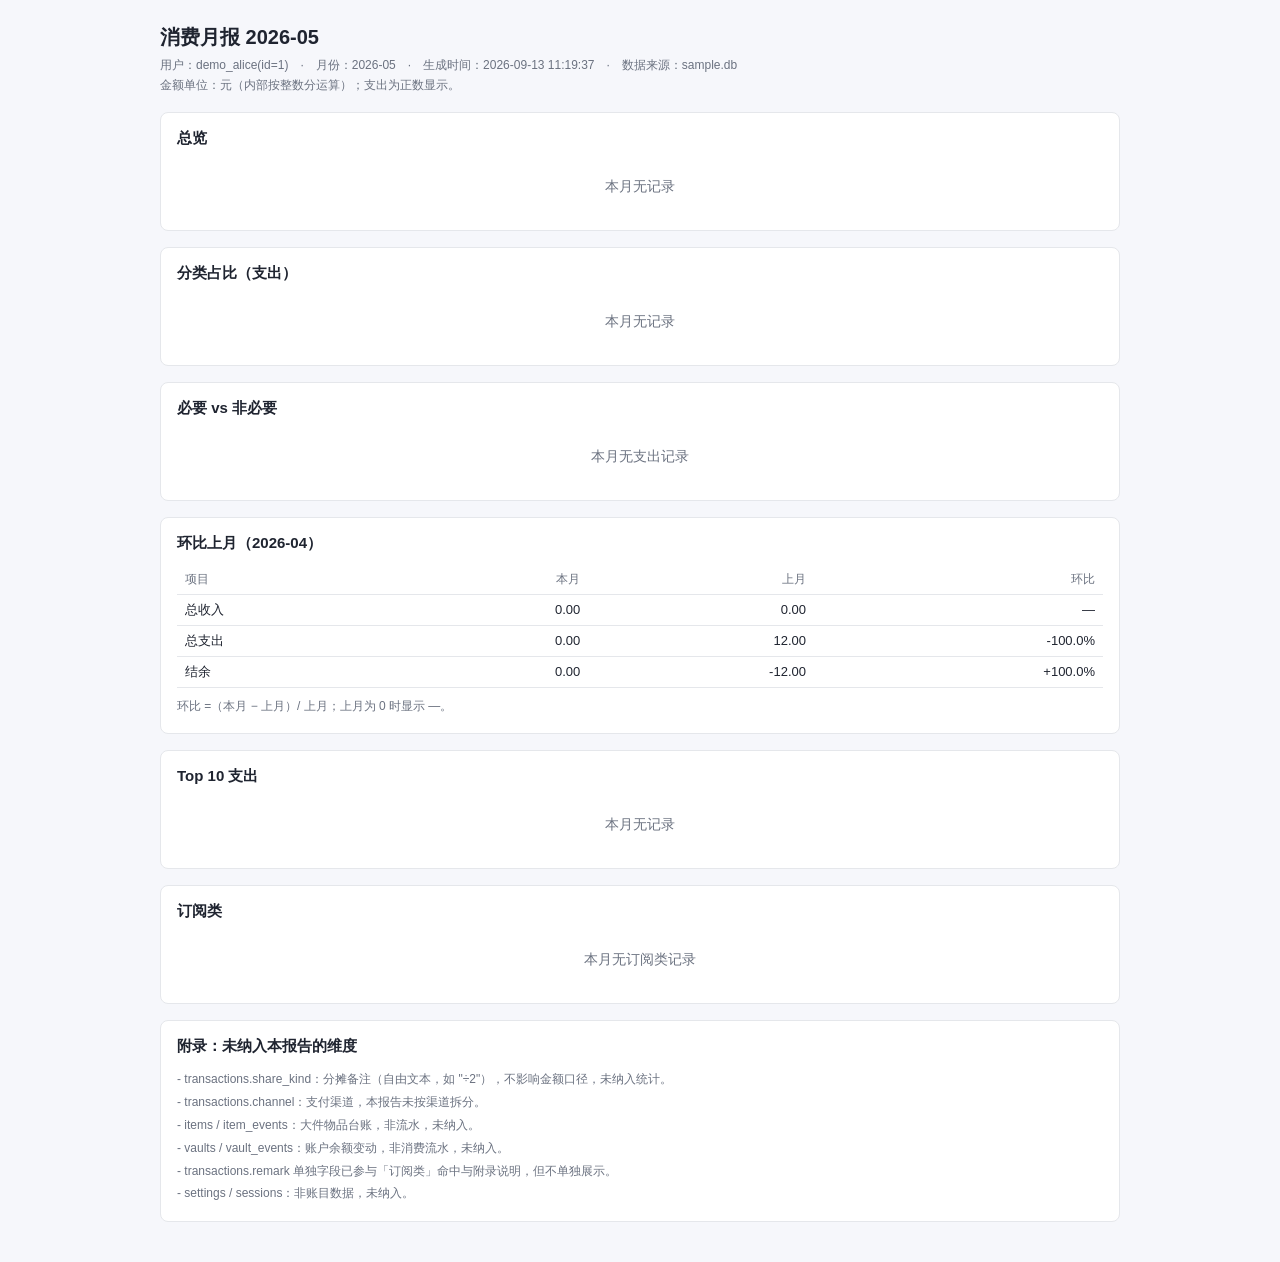
<file: finance-report/tests/out-2026-05.html>
<!doctype html>
<html lang="zh-CN">
<head>
<meta charset="utf-8">
<meta name="viewport" content="width=device-width,initial-scale=1">
<title>消费月报 2026-05</title>
<style>
:root { --bg:#f6f7fb; --card:#ffffff; --fg:#1f2430; --muted:#6b7280;
        --line:#e5e7eb; --green:#2e9e5b; --red:#d95555; --blue:#4a7fc1; }
* { box-sizing: border-box; }
body { margin:0; padding:24px; background:var(--bg); color:var(--fg);
       font-family:"Segoe UI","PingFang SC","Microsoft YaHei",sans-serif; font-size:14px; }
.wrap { max-width: 960px; margin: 0 auto; }
h1 { font-size:20px; margin:0 0 4px; }
.meta { color:var(--muted); font-size:12px; margin-bottom:16px; line-height:1.7; }
.card { background:var(--card); border:1px solid var(--line); border-radius:8px;
        padding:16px; margin-bottom:16px; }
.card h2 { font-size:15px; margin:0 0 12px; }
.cards { display:flex; gap:12px; flex-wrap:wrap; }
.stat { flex:1 1 140px; background:var(--card); border:1px solid var(--line);
        border-radius:8px; padding:12px 14px; }
.stat .k { color:var(--muted); font-size:12px; }
.stat .v { font-size:20px; font-weight:600; margin-top:4px; }
.stat .s { color:var(--muted); font-size:11px; margin-top:2px; }
.pos { color:var(--green); } .neg { color:var(--red); }
table { width:100%; border-collapse:collapse; font-size:13px; }
th, td { text-align:left; padding:6px 8px; border-bottom:1px solid var(--line); }
th { color:var(--muted); font-weight:500; font-size:12px; }
td.num, th.num { text-align:right; font-variant-numeric: tabular-nums; }
.bar { display:flex; height:22px; border-radius:5px; overflow:hidden;
       background:#eef0f4; margin:8px 0; }
.bar span { display:block; height:100%; }
.legend { font-size:12px; color:var(--muted); line-height:1.9; }
.dot { display:inline-block; width:9px; height:9px; border-radius:2px; margin-right:5px; }
.empty { color:var(--muted); padding:18px 0; text-align:center; }
.wraptext { overflow-wrap:anywhere; word-break:break-all; max-width:340px; }
.note { color:var(--muted); font-size:12px; line-height:1.8; margin-top:8px; }
.pie-wrap { display:flex; gap:20px; align-items:center; flex-wrap:wrap; }
.appendix { color:var(--muted); font-size:12px; line-height:1.9; }
</style>
</head>
<body>
<div class="wrap">
  <h1>消费月报 2026-05</h1>
  <div class="meta">
    用户：demo_alice(id=1)　·　月份：2026-05　·　生成时间：2026-09-13 11:19:37　·　数据来源：sample.db<br>
    金额单位：元（内部按整数分运算）；支出为正数显示。
  </div>
  <div class="card"><h2>总览</h2><div class="empty">本月无记录</div></div>
  <div class="card"><h2>分类占比（支出）</h2><div class="empty">本月无记录</div></div>
  <div class="card"><h2>必要 vs 非必要</h2><div class="empty">本月无支出记录</div></div>
  <div class="card"><h2>环比上月（2026-04）</h2><table><tr><th>项目</th><th class='num'>本月</th><th class='num'>上月</th><th class='num'>环比</th></tr><tr><td>总收入</td><td class='num'>0.00</td><td class='num'>0.00</td><td class='num'>—</td></tr><tr><td>总支出</td><td class='num'>0.00</td><td class='num'>12.00</td><td class='num'>-100.0%</td></tr><tr><td>结余</td><td class='num'>0.00</td><td class='num'>-12.00</td><td class='num'>+100.0%</td></tr></table><div class='note'>环比 =（本月 − 上月）/ 上月；上月为 0 时显示 —。</div></div>
  <div class="card"><h2>Top 10 支出</h2><div class="empty">本月无记录</div></div>
  <div class="card"><h2>订阅类</h2><div class="empty">本月无订阅类记录</div></div>
  <div class="card"><h2>附录：未纳入本报告的维度</h2><div class="appendix">- transactions.share_kind：分摊备注（自由文本，如 "÷2"），不影响金额口径，未纳入统计。<br>- transactions.channel：支付渠道，本报告未按渠道拆分。<br>- items / item_events：大件物品台账，非流水，未纳入。<br>- vaults / vault_events：账户余额变动，非消费流水，未纳入。<br>- transactions.remark 单独字段已参与「订阅类」命中与附录说明，但不单独展示。<br>- settings / sessions：非账目数据，未纳入。</div></div>
</div>
</body>
</html>
</file>
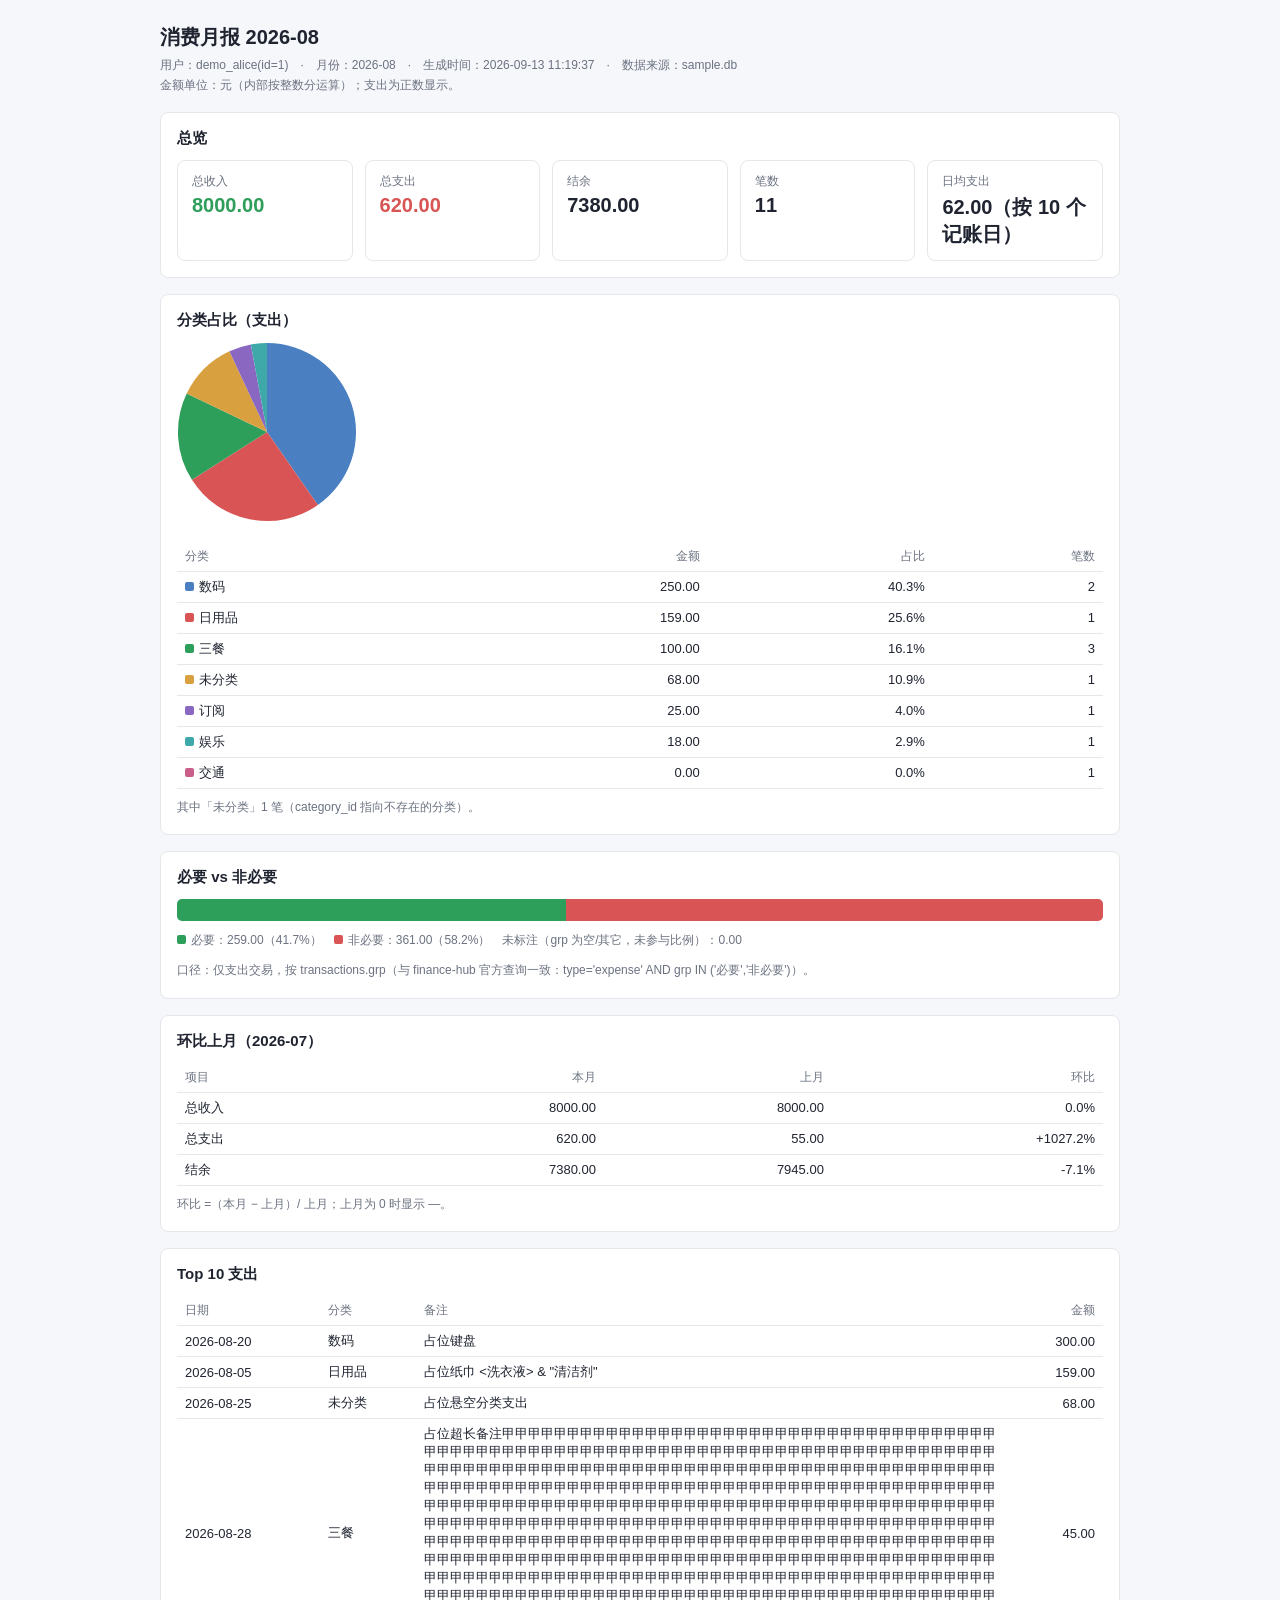
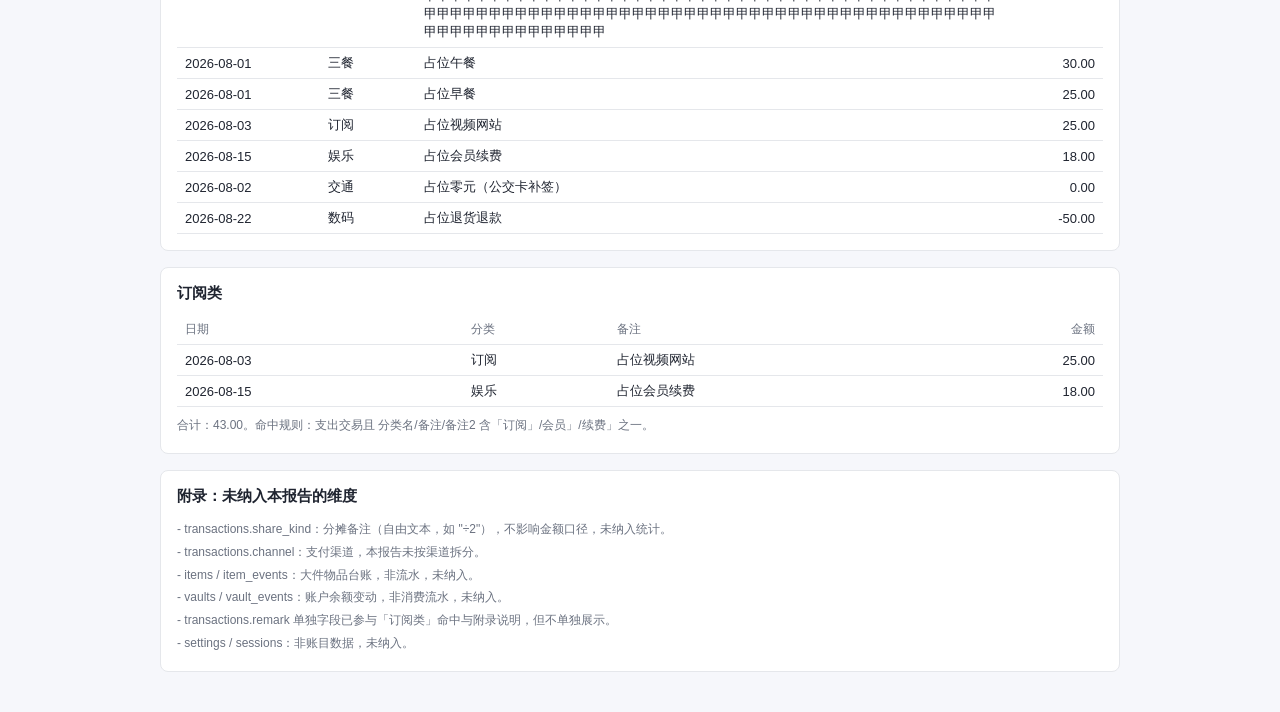
<file: finance-report/tests/out-2026-08.html>
<!doctype html>
<html lang="zh-CN">
<head>
<meta charset="utf-8">
<meta name="viewport" content="width=device-width,initial-scale=1">
<title>消费月报 2026-08</title>
<style>
:root { --bg:#f6f7fb; --card:#ffffff; --fg:#1f2430; --muted:#6b7280;
        --line:#e5e7eb; --green:#2e9e5b; --red:#d95555; --blue:#4a7fc1; }
* { box-sizing: border-box; }
body { margin:0; padding:24px; background:var(--bg); color:var(--fg);
       font-family:"Segoe UI","PingFang SC","Microsoft YaHei",sans-serif; font-size:14px; }
.wrap { max-width: 960px; margin: 0 auto; }
h1 { font-size:20px; margin:0 0 4px; }
.meta { color:var(--muted); font-size:12px; margin-bottom:16px; line-height:1.7; }
.card { background:var(--card); border:1px solid var(--line); border-radius:8px;
        padding:16px; margin-bottom:16px; }
.card h2 { font-size:15px; margin:0 0 12px; }
.cards { display:flex; gap:12px; flex-wrap:wrap; }
.stat { flex:1 1 140px; background:var(--card); border:1px solid var(--line);
        border-radius:8px; padding:12px 14px; }
.stat .k { color:var(--muted); font-size:12px; }
.stat .v { font-size:20px; font-weight:600; margin-top:4px; }
.stat .s { color:var(--muted); font-size:11px; margin-top:2px; }
.pos { color:var(--green); } .neg { color:var(--red); }
table { width:100%; border-collapse:collapse; font-size:13px; }
th, td { text-align:left; padding:6px 8px; border-bottom:1px solid var(--line); }
th { color:var(--muted); font-weight:500; font-size:12px; }
td.num, th.num { text-align:right; font-variant-numeric: tabular-nums; }
.bar { display:flex; height:22px; border-radius:5px; overflow:hidden;
       background:#eef0f4; margin:8px 0; }
.bar span { display:block; height:100%; }
.legend { font-size:12px; color:var(--muted); line-height:1.9; }
.dot { display:inline-block; width:9px; height:9px; border-radius:2px; margin-right:5px; }
.empty { color:var(--muted); padding:18px 0; text-align:center; }
.wraptext { overflow-wrap:anywhere; word-break:break-all; max-width:340px; }
.note { color:var(--muted); font-size:12px; line-height:1.8; margin-top:8px; }
.pie-wrap { display:flex; gap:20px; align-items:center; flex-wrap:wrap; }
.appendix { color:var(--muted); font-size:12px; line-height:1.9; }
</style>
</head>
<body>
<div class="wrap">
  <h1>消费月报 2026-08</h1>
  <div class="meta">
    用户：demo_alice(id=1)　·　月份：2026-08　·　生成时间：2026-09-13 11:19:37　·　数据来源：sample.db<br>
    金额单位：元（内部按整数分运算）；支出为正数显示。
  </div>
  <div class="card"><h2>总览</h2><div class="cards"><div class="stat"><div class="k">总收入</div><div class="v pos">8000.00</div></div><div class="stat"><div class="k">总支出</div><div class="v neg">620.00</div></div><div class="stat"><div class="k">结余</div><div class="v ">7380.00</div></div><div class="stat"><div class="k">笔数</div><div class="v ">11</div></div><div class="stat"><div class="k">日均支出</div><div class="v ">62.00（按 10 个记账日）</div></div></div></div>
  <div class="card"><h2>分类占比（支出）</h2><div class="pie-wrap"><svg width="180" height="180" viewBox="0 0 180 180" role="img" aria-label="分类占比饼图"><path d="M 90.0 90.0 L 90.00 1.00 A 89.0 89.0 0 0 1 140.84 163.05 Z" fill="#4a7fc1"><title>数码 40.3%</title></path><path d="M 90.0 90.0 L 140.84 163.05 A 89.0 89.0 0 0 1 14.95 137.84 Z" fill="#d95555"><title>日用品 25.6%</title></path><path d="M 90.0 90.0 L 14.95 137.84 A 89.0 89.0 0 0 1 9.70 51.62 Z" fill="#2e9e5b"><title>三餐 16.1%</title></path><path d="M 90.0 90.0 L 9.70 51.62 A 89.0 89.0 0 0 1 52.43 9.32 Z" fill="#d9a03f"><title>未分类 10.9%</title></path><path d="M 90.0 90.0 L 52.43 9.32 A 89.0 89.0 0 0 1 73.85 2.48 Z" fill="#8a67c1"><title>订阅 4.0%</title></path><path d="M 90.0 90.0 L 73.85 2.48 A 89.0 89.0 0 0 1 90.00 1.00 Z" fill="#3fa8a8"><title>娱乐 2.9%</title></path><path d="M 90.0 90.0 L 90.00 1.00 A 89.0 89.0 0 0 1 90.00 1.00 Z" fill="#c95f8a"><title>交通 0.0%</title></path></svg><table><tr><th>分类</th><th class='num'>金额</th><th class='num'>占比</th><th class='num'>笔数</th></tr><tr><td><span class='dot' style='background:#4a7fc1'></span>数码</td><td class='num'>250.00</td><td class='num'>40.3%</td><td class='num'>2</td></tr><tr><td><span class='dot' style='background:#d95555'></span>日用品</td><td class='num'>159.00</td><td class='num'>25.6%</td><td class='num'>1</td></tr><tr><td><span class='dot' style='background:#2e9e5b'></span>三餐</td><td class='num'>100.00</td><td class='num'>16.1%</td><td class='num'>3</td></tr><tr><td><span class='dot' style='background:#d9a03f'></span>未分类</td><td class='num'>68.00</td><td class='num'>10.9%</td><td class='num'>1</td></tr><tr><td><span class='dot' style='background:#8a67c1'></span>订阅</td><td class='num'>25.00</td><td class='num'>4.0%</td><td class='num'>1</td></tr><tr><td><span class='dot' style='background:#3fa8a8'></span>娱乐</td><td class='num'>18.00</td><td class='num'>2.9%</td><td class='num'>1</td></tr><tr><td><span class='dot' style='background:#c95f8a'></span>交通</td><td class='num'>0.00</td><td class='num'>0.0%</td><td class='num'>1</td></tr></table></div><div class="note">其中「未分类」1 笔（category_id 指向不存在的分类）。</div></div>
  <div class="card"><h2>必要 vs 非必要</h2><div class="bar"><span style="width:42%;background:var(--green)"></span><span style="width:58%;background:var(--red)"></span></div><div class="legend"><span class="dot" style="background:var(--green)"></span>必要：259.00（41.7%）　<span class="dot" style="background:var(--red)"></span>非必要：361.00（58.2%）　未标注（grp 为空/其它，未参与比例）：0.00</div><div class="note">口径：仅支出交易，按 transactions.grp（与 finance-hub 官方查询一致：type='expense' AND grp IN ('必要','非必要')）。</div></div>
  <div class="card"><h2>环比上月（2026-07）</h2><table><tr><th>项目</th><th class='num'>本月</th><th class='num'>上月</th><th class='num'>环比</th></tr><tr><td>总收入</td><td class='num'>8000.00</td><td class='num'>8000.00</td><td class='num'>0.0%</td></tr><tr><td>总支出</td><td class='num'>620.00</td><td class='num'>55.00</td><td class='num'>+1027.2%</td></tr><tr><td>结余</td><td class='num'>7380.00</td><td class='num'>7945.00</td><td class='num'>-7.1%</td></tr></table><div class='note'>环比 =（本月 − 上月）/ 上月；上月为 0 时显示 —。</div></div>
  <div class='card'><h2>Top 10 支出</h2><table><tr><th>日期</th><th>分类</th><th>备注</th><th class='num'>金额</th></tr><tr><td>2026-08-20</td><td>数码</td><td class='wraptext'>占位键盘</td><td class='num'>300.00</td></tr><tr><td>2026-08-05</td><td>日用品</td><td class='wraptext'>占位纸巾 &lt;洗衣液&gt; &amp; &quot;清洁剂&quot;</td><td class='num'>159.00</td></tr><tr><td>2026-08-25</td><td>未分类</td><td class='wraptext'>占位悬空分类支出</td><td class='num'>68.00</td></tr><tr><td>2026-08-28</td><td>三餐</td><td class='wraptext'>占位超长备注甲甲甲甲甲甲甲甲甲甲甲甲甲甲甲甲甲甲甲甲甲甲甲甲甲甲甲甲甲甲甲甲甲甲甲甲甲甲甲甲甲甲甲甲甲甲甲甲甲甲甲甲甲甲甲甲甲甲甲甲甲甲甲甲甲甲甲甲甲甲甲甲甲甲甲甲甲甲甲甲甲甲甲甲甲甲甲甲甲甲甲甲甲甲甲甲甲甲甲甲甲甲甲甲甲甲甲甲甲甲甲甲甲甲甲甲甲甲甲甲甲甲甲甲甲甲甲甲甲甲甲甲甲甲甲甲甲甲甲甲甲甲甲甲甲甲甲甲甲甲甲甲甲甲甲甲甲甲甲甲甲甲甲甲甲甲甲甲甲甲甲甲甲甲甲甲甲甲甲甲甲甲甲甲甲甲甲甲甲甲甲甲甲甲甲甲甲甲甲甲甲甲甲甲甲甲甲甲甲甲甲甲甲甲甲甲甲甲甲甲甲甲甲甲甲甲甲甲甲甲甲甲甲甲甲甲甲甲甲甲甲甲甲甲甲甲甲甲甲甲甲甲甲甲甲甲甲甲甲甲甲甲甲甲甲甲甲甲甲甲甲甲甲甲甲甲甲甲甲甲甲甲甲甲甲甲甲甲甲甲甲甲甲甲甲甲甲甲甲甲甲甲甲甲甲甲甲甲甲甲甲甲甲甲甲甲甲甲甲甲甲甲甲甲甲甲甲甲甲甲甲甲甲甲甲甲甲甲甲甲甲甲甲甲甲甲甲甲甲甲甲甲甲甲甲甲甲甲甲甲甲甲甲甲甲甲甲甲甲甲甲甲甲甲甲甲甲甲甲甲甲甲甲甲甲甲甲甲甲甲甲甲甲甲甲甲甲甲甲甲甲甲甲甲甲甲甲甲甲甲甲甲甲甲甲甲甲甲甲甲甲甲甲甲甲甲甲甲甲甲甲甲甲甲甲甲甲甲甲甲甲甲甲甲甲甲甲甲甲甲甲甲甲甲甲甲甲甲甲甲甲甲甲甲甲甲甲甲甲甲甲甲甲甲甲甲甲甲甲甲甲甲甲甲甲甲甲甲甲甲甲甲</td><td class='num'>45.00</td></tr><tr><td>2026-08-01</td><td>三餐</td><td class='wraptext'>占位午餐</td><td class='num'>30.00</td></tr><tr><td>2026-08-01</td><td>三餐</td><td class='wraptext'>占位早餐</td><td class='num'>25.00</td></tr><tr><td>2026-08-03</td><td>订阅</td><td class='wraptext'>占位视频网站</td><td class='num'>25.00</td></tr><tr><td>2026-08-15</td><td>娱乐</td><td class='wraptext'>占位会员续费</td><td class='num'>18.00</td></tr><tr><td>2026-08-02</td><td>交通</td><td class='wraptext'>占位零元（公交卡补签）</td><td class='num'>0.00</td></tr><tr><td>2026-08-22</td><td>数码</td><td class='wraptext'>占位退货退款</td><td class='num'>-50.00</td></tr></table></div>
  <div class='card'><h2>订阅类</h2><table><tr><th>日期</th><th>分类</th><th>备注</th><th class='num'>金额</th></tr><tr><td>2026-08-03</td><td>订阅</td><td class='wraptext'>占位视频网站</td><td class='num'>25.00</td></tr><tr><td>2026-08-15</td><td>娱乐</td><td class='wraptext'>占位会员续费</td><td class='num'>18.00</td></tr></table><div class='note'>合计：43.00。命中规则：支出交易且 分类名/备注/备注2 含「订阅」/会员」/续费」之一。</div></div>
  <div class="card"><h2>附录：未纳入本报告的维度</h2><div class="appendix">- transactions.share_kind：分摊备注（自由文本，如 "÷2"），不影响金额口径，未纳入统计。<br>- transactions.channel：支付渠道，本报告未按渠道拆分。<br>- items / item_events：大件物品台账，非流水，未纳入。<br>- vaults / vault_events：账户余额变动，非消费流水，未纳入。<br>- transactions.remark 单独字段已参与「订阅类」命中与附录说明，但不单独展示。<br>- settings / sessions：非账目数据，未纳入。</div></div>
</div>
</body>
</html>
</file>
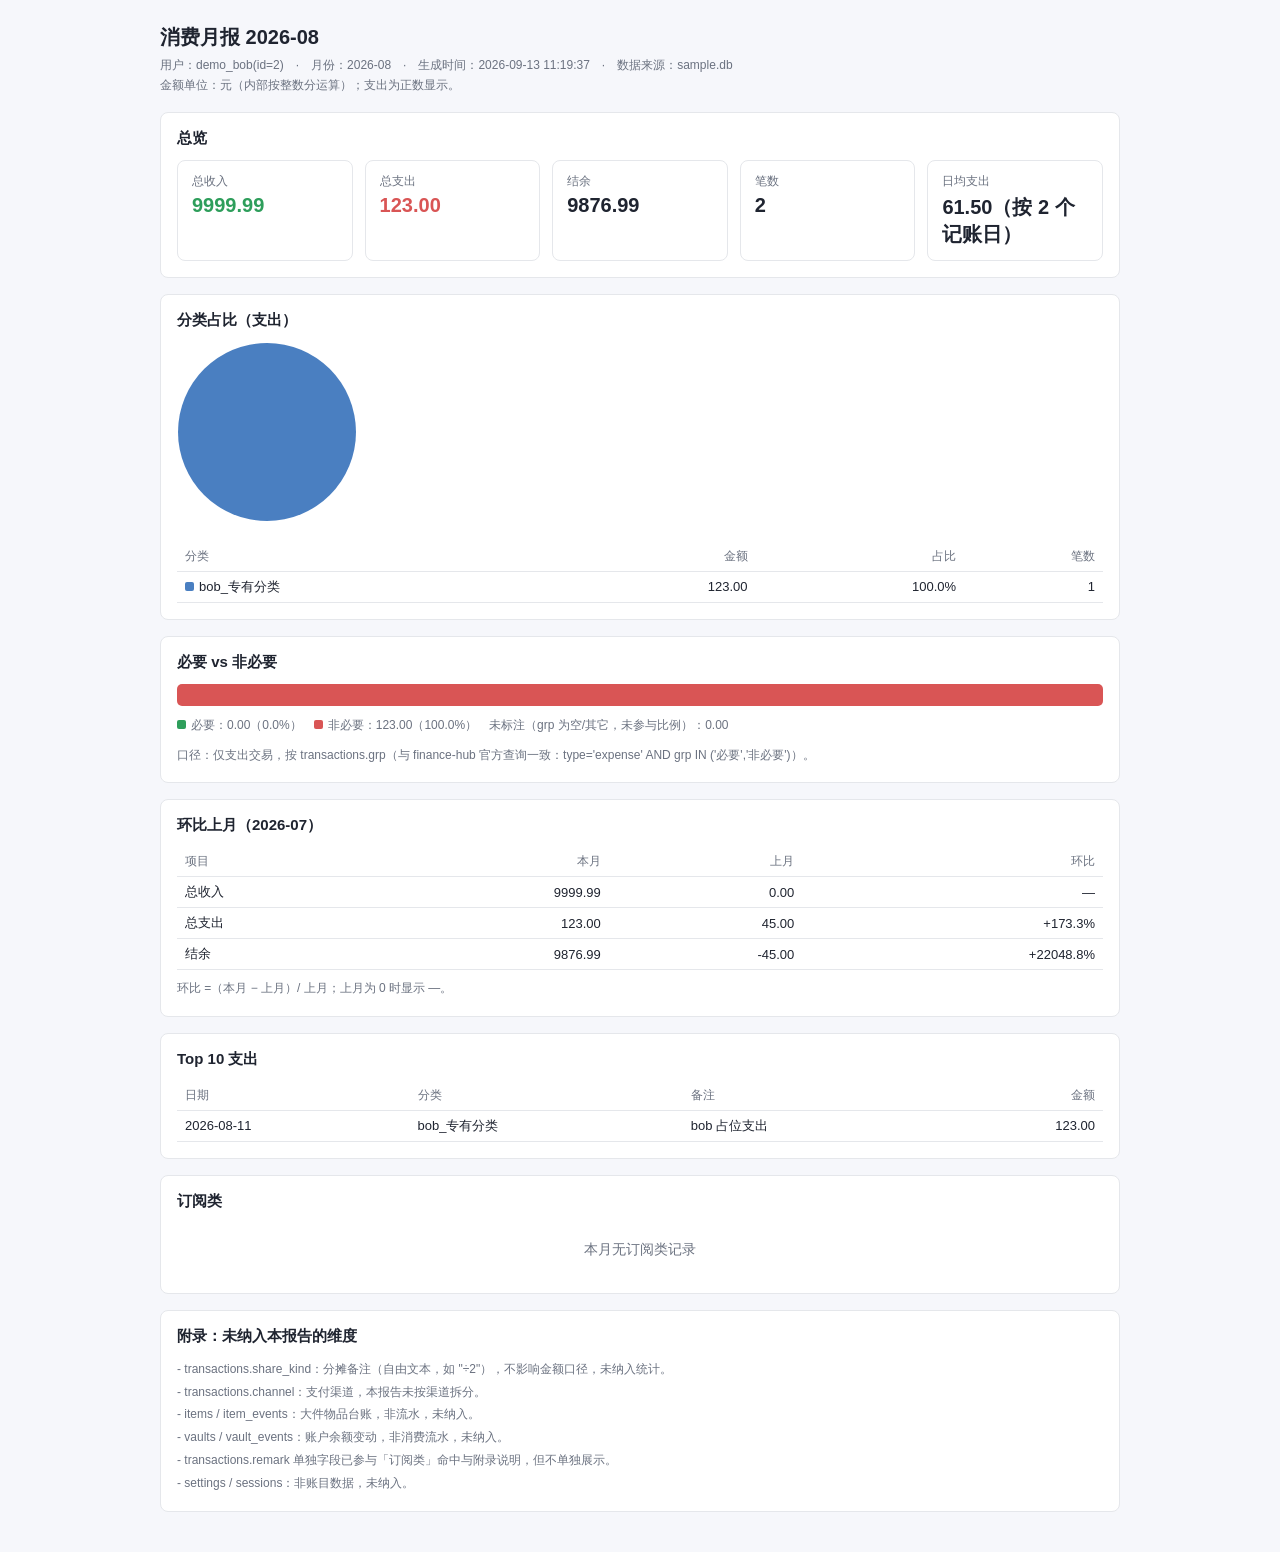
<file: finance-report/tests/out-bob.html>
<!doctype html>
<html lang="zh-CN">
<head>
<meta charset="utf-8">
<meta name="viewport" content="width=device-width,initial-scale=1">
<title>消费月报 2026-08</title>
<style>
:root { --bg:#f6f7fb; --card:#ffffff; --fg:#1f2430; --muted:#6b7280;
        --line:#e5e7eb; --green:#2e9e5b; --red:#d95555; --blue:#4a7fc1; }
* { box-sizing: border-box; }
body { margin:0; padding:24px; background:var(--bg); color:var(--fg);
       font-family:"Segoe UI","PingFang SC","Microsoft YaHei",sans-serif; font-size:14px; }
.wrap { max-width: 960px; margin: 0 auto; }
h1 { font-size:20px; margin:0 0 4px; }
.meta { color:var(--muted); font-size:12px; margin-bottom:16px; line-height:1.7; }
.card { background:var(--card); border:1px solid var(--line); border-radius:8px;
        padding:16px; margin-bottom:16px; }
.card h2 { font-size:15px; margin:0 0 12px; }
.cards { display:flex; gap:12px; flex-wrap:wrap; }
.stat { flex:1 1 140px; background:var(--card); border:1px solid var(--line);
        border-radius:8px; padding:12px 14px; }
.stat .k { color:var(--muted); font-size:12px; }
.stat .v { font-size:20px; font-weight:600; margin-top:4px; }
.stat .s { color:var(--muted); font-size:11px; margin-top:2px; }
.pos { color:var(--green); } .neg { color:var(--red); }
table { width:100%; border-collapse:collapse; font-size:13px; }
th, td { text-align:left; padding:6px 8px; border-bottom:1px solid var(--line); }
th { color:var(--muted); font-weight:500; font-size:12px; }
td.num, th.num { text-align:right; font-variant-numeric: tabular-nums; }
.bar { display:flex; height:22px; border-radius:5px; overflow:hidden;
       background:#eef0f4; margin:8px 0; }
.bar span { display:block; height:100%; }
.legend { font-size:12px; color:var(--muted); line-height:1.9; }
.dot { display:inline-block; width:9px; height:9px; border-radius:2px; margin-right:5px; }
.empty { color:var(--muted); padding:18px 0; text-align:center; }
.wraptext { overflow-wrap:anywhere; word-break:break-all; max-width:340px; }
.note { color:var(--muted); font-size:12px; line-height:1.8; margin-top:8px; }
.pie-wrap { display:flex; gap:20px; align-items:center; flex-wrap:wrap; }
.appendix { color:var(--muted); font-size:12px; line-height:1.9; }
</style>
</head>
<body>
<div class="wrap">
  <h1>消费月报 2026-08</h1>
  <div class="meta">
    用户：demo_bob(id=2)　·　月份：2026-08　·　生成时间：2026-09-13 11:19:37　·　数据来源：sample.db<br>
    金额单位：元（内部按整数分运算）；支出为正数显示。
  </div>
  <div class="card"><h2>总览</h2><div class="cards"><div class="stat"><div class="k">总收入</div><div class="v pos">9999.99</div></div><div class="stat"><div class="k">总支出</div><div class="v neg">123.00</div></div><div class="stat"><div class="k">结余</div><div class="v ">9876.99</div></div><div class="stat"><div class="k">笔数</div><div class="v ">2</div></div><div class="stat"><div class="k">日均支出</div><div class="v ">61.50（按 2 个记账日）</div></div></div></div>
  <div class="card"><h2>分类占比（支出）</h2><div class="pie-wrap"><svg width="180" height="180" viewBox="0 0 180 180" role="img" aria-label="分类占比饼图"><circle cx="90.0" cy="90.0" r="89.0" fill="#4a7fc1" /></svg><table><tr><th>分类</th><th class='num'>金额</th><th class='num'>占比</th><th class='num'>笔数</th></tr><tr><td><span class='dot' style='background:#4a7fc1'></span>bob_专有分类</td><td class='num'>123.00</td><td class='num'>100.0%</td><td class='num'>1</td></tr></table></div></div>
  <div class="card"><h2>必要 vs 非必要</h2><div class="bar"><span style="width:0%;background:var(--green)"></span><span style="width:100%;background:var(--red)"></span></div><div class="legend"><span class="dot" style="background:var(--green)"></span>必要：0.00（0.0%）　<span class="dot" style="background:var(--red)"></span>非必要：123.00（100.0%）　未标注（grp 为空/其它，未参与比例）：0.00</div><div class="note">口径：仅支出交易，按 transactions.grp（与 finance-hub 官方查询一致：type='expense' AND grp IN ('必要','非必要')）。</div></div>
  <div class="card"><h2>环比上月（2026-07）</h2><table><tr><th>项目</th><th class='num'>本月</th><th class='num'>上月</th><th class='num'>环比</th></tr><tr><td>总收入</td><td class='num'>9999.99</td><td class='num'>0.00</td><td class='num'>—</td></tr><tr><td>总支出</td><td class='num'>123.00</td><td class='num'>45.00</td><td class='num'>+173.3%</td></tr><tr><td>结余</td><td class='num'>9876.99</td><td class='num'>-45.00</td><td class='num'>+22048.8%</td></tr></table><div class='note'>环比 =（本月 − 上月）/ 上月；上月为 0 时显示 —。</div></div>
  <div class='card'><h2>Top 10 支出</h2><table><tr><th>日期</th><th>分类</th><th>备注</th><th class='num'>金额</th></tr><tr><td>2026-08-11</td><td>bob_专有分类</td><td class='wraptext'>bob 占位支出</td><td class='num'>123.00</td></tr></table></div>
  <div class="card"><h2>订阅类</h2><div class="empty">本月无订阅类记录</div></div>
  <div class="card"><h2>附录：未纳入本报告的维度</h2><div class="appendix">- transactions.share_kind：分摊备注（自由文本，如 "÷2"），不影响金额口径，未纳入统计。<br>- transactions.channel：支付渠道，本报告未按渠道拆分。<br>- items / item_events：大件物品台账，非流水，未纳入。<br>- vaults / vault_events：账户余额变动，非消费流水，未纳入。<br>- transactions.remark 单独字段已参与「订阅类」命中与附录说明，但不单独展示。<br>- settings / sessions：非账目数据，未纳入。</div></div>
</div>
</body>
</html>
</file>
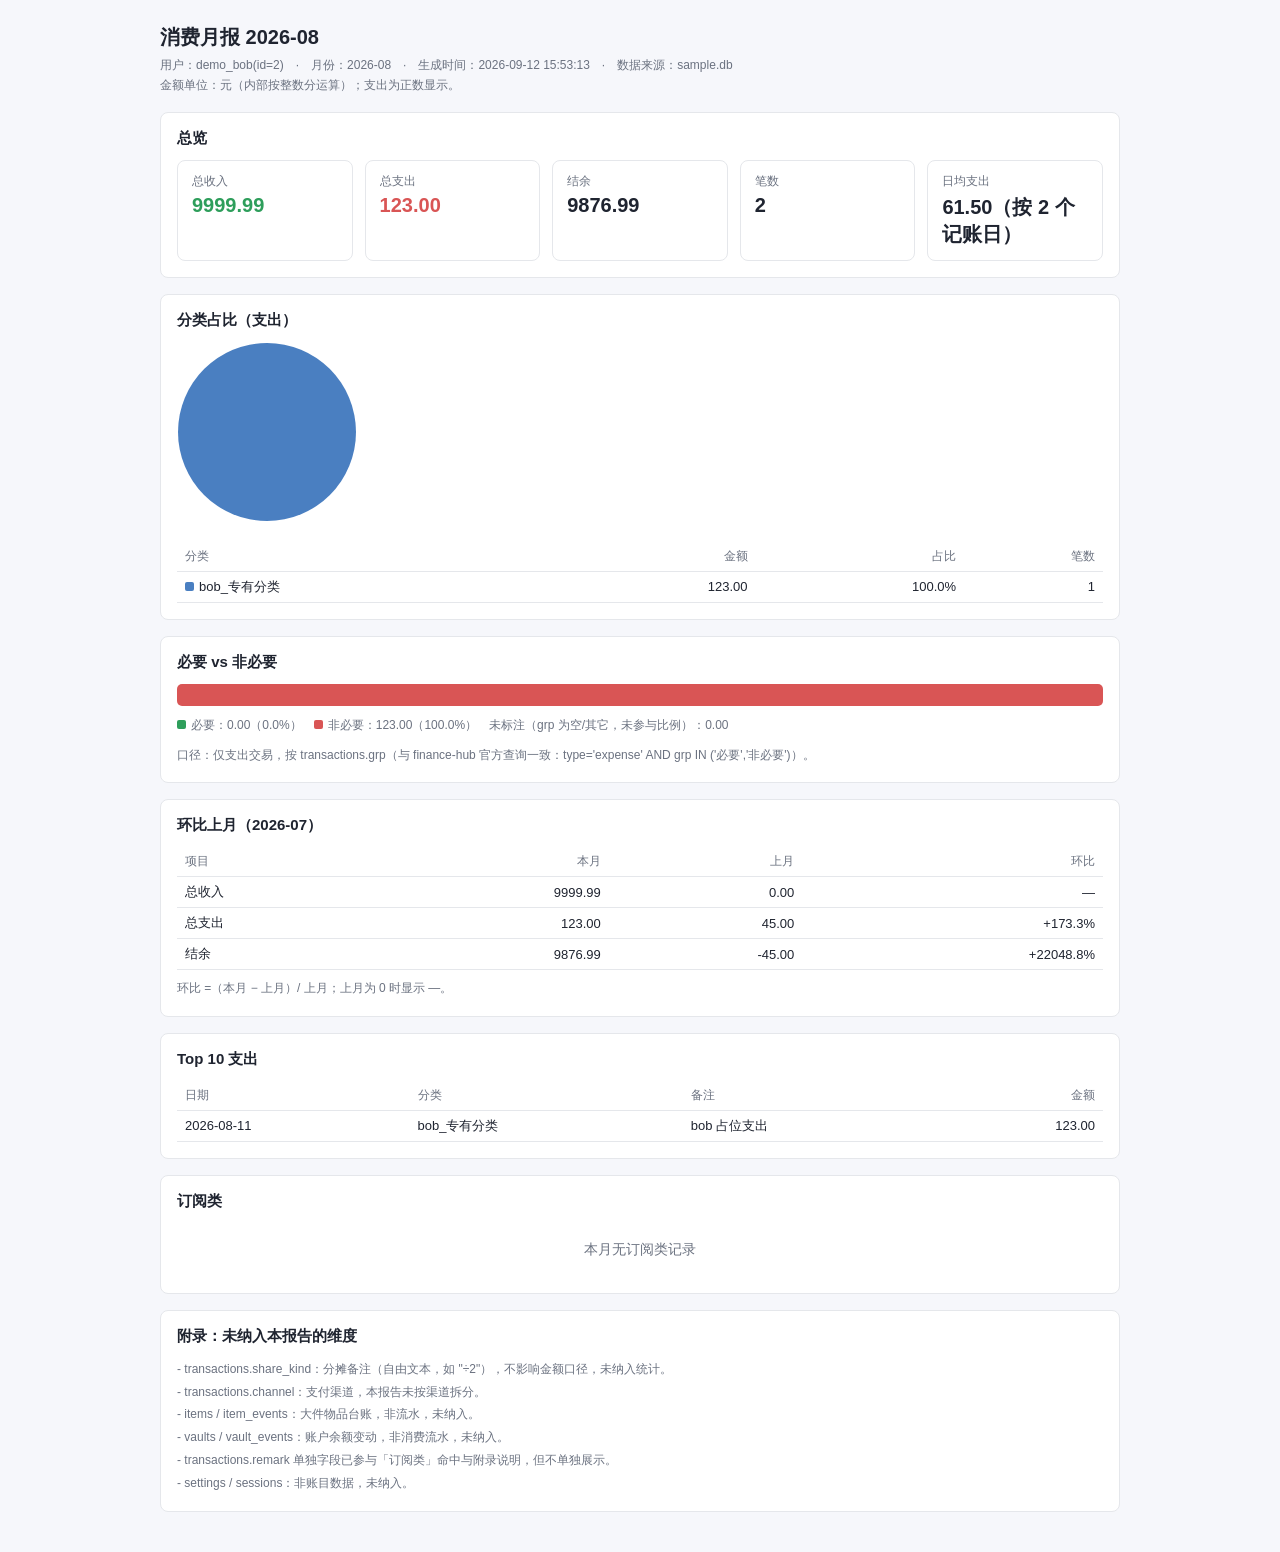
<file: finance-report/tests/out-user2.html>
<!doctype html>
<html lang="zh-CN">
<head>
<meta charset="utf-8">
<meta name="viewport" content="width=device-width,initial-scale=1">
<title>消费月报 2026-08</title>
<style>
:root { --bg:#f6f7fb; --card:#ffffff; --fg:#1f2430; --muted:#6b7280;
        --line:#e5e7eb; --green:#2e9e5b; --red:#d95555; --blue:#4a7fc1; }
* { box-sizing: border-box; }
body { margin:0; padding:24px; background:var(--bg); color:var(--fg);
       font-family:"Segoe UI","PingFang SC","Microsoft YaHei",sans-serif; font-size:14px; }
.wrap { max-width: 960px; margin: 0 auto; }
h1 { font-size:20px; margin:0 0 4px; }
.meta { color:var(--muted); font-size:12px; margin-bottom:16px; line-height:1.7; }
.card { background:var(--card); border:1px solid var(--line); border-radius:8px;
        padding:16px; margin-bottom:16px; }
.card h2 { font-size:15px; margin:0 0 12px; }
.cards { display:flex; gap:12px; flex-wrap:wrap; }
.stat { flex:1 1 140px; background:var(--card); border:1px solid var(--line);
        border-radius:8px; padding:12px 14px; }
.stat .k { color:var(--muted); font-size:12px; }
.stat .v { font-size:20px; font-weight:600; margin-top:4px; }
.stat .s { color:var(--muted); font-size:11px; margin-top:2px; }
.pos { color:var(--green); } .neg { color:var(--red); }
table { width:100%; border-collapse:collapse; font-size:13px; }
th, td { text-align:left; padding:6px 8px; border-bottom:1px solid var(--line); }
th { color:var(--muted); font-weight:500; font-size:12px; }
td.num, th.num { text-align:right; font-variant-numeric: tabular-nums; }
.bar { display:flex; height:22px; border-radius:5px; overflow:hidden;
       background:#eef0f4; margin:8px 0; }
.bar span { display:block; height:100%; }
.legend { font-size:12px; color:var(--muted); line-height:1.9; }
.dot { display:inline-block; width:9px; height:9px; border-radius:2px; margin-right:5px; }
.empty { color:var(--muted); padding:18px 0; text-align:center; }
.wraptext { overflow-wrap:anywhere; word-break:break-all; max-width:340px; }
.note { color:var(--muted); font-size:12px; line-height:1.8; margin-top:8px; }
.pie-wrap { display:flex; gap:20px; align-items:center; flex-wrap:wrap; }
.appendix { color:var(--muted); font-size:12px; line-height:1.9; }
</style>
</head>
<body>
<div class="wrap">
  <h1>消费月报 2026-08</h1>
  <div class="meta">
    用户：demo_bob(id=2)　·　月份：2026-08　·　生成时间：2026-09-12 15:53:13　·　数据来源：sample.db<br>
    金额单位：元（内部按整数分运算）；支出为正数显示。
  </div>
  <div class="card"><h2>总览</h2><div class="cards"><div class="stat"><div class="k">总收入</div><div class="v pos">9999.99</div></div><div class="stat"><div class="k">总支出</div><div class="v neg">123.00</div></div><div class="stat"><div class="k">结余</div><div class="v ">9876.99</div></div><div class="stat"><div class="k">笔数</div><div class="v ">2</div></div><div class="stat"><div class="k">日均支出</div><div class="v ">61.50（按 2 个记账日）</div></div></div></div>
  <div class="card"><h2>分类占比（支出）</h2><div class="pie-wrap"><svg width="180" height="180" viewBox="0 0 180 180" role="img" aria-label="分类占比饼图"><circle cx="90.0" cy="90.0" r="89.0" fill="#4a7fc1" /></svg><table><tr><th>分类</th><th class='num'>金额</th><th class='num'>占比</th><th class='num'>笔数</th></tr><tr><td><span class='dot' style='background:#4a7fc1'></span>bob_专有分类</td><td class='num'>123.00</td><td class='num'>100.0%</td><td class='num'>1</td></tr></table></div></div>
  <div class="card"><h2>必要 vs 非必要</h2><div class="bar"><span style="width:0%;background:var(--green)"></span><span style="width:100%;background:var(--red)"></span></div><div class="legend"><span class="dot" style="background:var(--green)"></span>必要：0.00（0.0%）　<span class="dot" style="background:var(--red)"></span>非必要：123.00（100.0%）　未标注（grp 为空/其它，未参与比例）：0.00</div><div class="note">口径：仅支出交易，按 transactions.grp（与 finance-hub 官方查询一致：type='expense' AND grp IN ('必要','非必要')）。</div></div>
  <div class="card"><h2>环比上月（2026-07）</h2><table><tr><th>项目</th><th class='num'>本月</th><th class='num'>上月</th><th class='num'>环比</th></tr><tr><td>总收入</td><td class='num'>9999.99</td><td class='num'>0.00</td><td class='num'>—</td></tr><tr><td>总支出</td><td class='num'>123.00</td><td class='num'>45.00</td><td class='num'>+173.3%</td></tr><tr><td>结余</td><td class='num'>9876.99</td><td class='num'>-45.00</td><td class='num'>+22048.8%</td></tr></table><div class='note'>环比 =（本月 − 上月）/ 上月；上月为 0 时显示 —。</div></div>
  <div class='card'><h2>Top 10 支出</h2><table><tr><th>日期</th><th>分类</th><th>备注</th><th class='num'>金额</th></tr><tr><td>2026-08-11</td><td>bob_专有分类</td><td class='wraptext'>bob 占位支出</td><td class='num'>123.00</td></tr></table></div>
  <div class="card"><h2>订阅类</h2><div class="empty">本月无订阅类记录</div></div>
  <div class="card"><h2>附录：未纳入本报告的维度</h2><div class="appendix">- transactions.share_kind：分摊备注（自由文本，如 "÷2"），不影响金额口径，未纳入统计。<br>- transactions.channel：支付渠道，本报告未按渠道拆分。<br>- items / item_events：大件物品台账，非流水，未纳入。<br>- vaults / vault_events：账户余额变动，非消费流水，未纳入。<br>- transactions.remark 单独字段已参与「订阅类」命中与附录说明，但不单独展示。<br>- settings / sessions：非账目数据，未纳入。</div></div>
</div>
</body>
</html>
</file>
<file: web/styles.css>
/* ===== 财务小管家 · 样式 ===== */
:root {
  --bg: #f4f6fb;
  --panel: #ffffff;
  --panel-2: #f0f3fa;
  --text: #1c2333;
  --muted: #6b7488;
  --border: #e2e6f0;
  --accent: #3b6ad6;
  --accent-2: #6a8fe8;
  --shadow: 0 8px 24px rgba(28, 35, 51, 0.07);
  --radius: 16px;
  --primary: #3b6ad6;
  --primary-hover: #3159b8;
  --danger: #d64a4a;
  --green: #2f9e6b;
  --red: #d64a5a;
}
[data-theme="dark"] {
  --bg: #121722;
  --panel: #1a2130;
  --panel-2: #222b3d;
  --text: #e8ecf4;
  --muted: #9aa4bb;
  --border: #2b3450;
  --accent: #7aa2ff;
  --accent-2: #9db8ff;
  --shadow: 0 8px 24px rgba(0, 0, 0, 0.4);
}
/* 主题图标由 CSS 跟随 data-theme 决定：首屏即正确，不会"先显示错的再跳" */
#themeToggle::before { content: "🌙"; }
[data-theme="dark"] #themeToggle::before { content: "☀️"; }

* { box-sizing: border-box; }
.hidden { display: none !important; }
body {
  margin: 0;
  font-family: "PingFang SC", "Microsoft YaHei", system-ui, -apple-system, sans-serif;
  background: var(--bg);
  color: var(--text);
  transition: background .25s, color .25s;
}
.app { max-width: 1100px; margin: 0 auto; padding: 20px 16px 60px; }

.topbar { display: flex; justify-content: space-between; align-items: center; gap: 16px; margin-bottom: 18px; }
.brand { display: flex; align-items: center; gap: 12px; }
.brand .logo { font-size: 38px; line-height: 1; }
.brand h1 { margin: 0; font-size: 22px; }
.brand .sub { margin: 2px 0 0; color: var(--muted); font-size: 13px; }
.top-actions { display: flex; align-items: center; gap: 12px; }
/* 设置页·隐私下的账户区 */
.account-box { }
.account-actions { display: flex; align-items: center; gap: 10px; }
.account-info { color: var(--muted); font-size: 13px; }
.eye-btn { background: var(--panel); border: 1px solid var(--border); color: var(--text); width: 40px; height: 40px; border-radius: 12px; cursor: pointer; font-size: 18px; }
.month-pick { display: flex; align-items: center; gap: 8px; color: var(--muted); font-size: 13px; }
.month-pick input, .month-pick select { background: var(--panel); border: 1px solid var(--border); color: var(--text); padding: 8px 10px; border-radius: 10px; font-size: 14px; }
.toggle button { background: var(--panel); border: 1px solid var(--border); color: var(--text); width: 40px; height: 40px; border-radius: 12px; cursor: pointer; font-size: 18px; }
/* v3 多用户 */
.user-info { color: var(--muted); font-size: 14px; }
.btn.small { padding: 6px 12px; font-size: 12px; }
.login-error { color: var(--danger); font-size: 13px; min-height: 18px; margin-top: 6px; }
/* 密码小眼睛 + 注册/登录切换 + 密码强度 */
.pwd-wrap { position: relative; }
.pwd-wrap input { padding-right: 36px !important; }
.pwd-eye { position: absolute; right: 10px; top: 50%; transform: translateY(-50%); background: transparent; border: none; cursor: pointer; font-size: 16px; color: var(--muted); padding: 4px; }
.pwd-eye.active { color: var(--accent); }
.pwd-hint { font-size: 12px; color: var(--muted); margin: 6px 0 0; }
.pwd-strength { font-size: 13px; margin: 6px 0; min-height: 18px; }
.pwd-strength.weak { color: #e74c3c; }
.pwd-strength.mid { color: #f39c12; }
.pwd-strength.strong { color: #27ae60; }
.auth-switch { text-align: center; font-size: 13px; color: var(--muted); margin: 12px 0 0; }
.auth-switch a { color: var(--accent); text-decoration: none; }
.auth-switch a:hover { text-decoration: underline; }
/* v3 阶段四：AI 智能记账 */
.form-card-head { display: flex; align-items: center; justify-content: space-between; margin-bottom: 6px; }
.form-card-head h2 { margin: 0; }
.ai-head-right { display: flex; align-items: center; gap: 10px; }
.ai-quota { color: var(--muted); font-size: 13px; white-space: nowrap; }
.ai-status { color: var(--muted); font-size: 13px; margin: 10px 0 6px; min-height: 18px; }
.ai-result { display: flex; flex-direction: column; gap: 8px; max-height: 300px; overflow: auto; margin-bottom: 10px; }
.ai-item { border: 1px solid var(--border); border-radius: 10px; padding: 8px; background: var(--panel-2); }
.ai-item-line { display: flex; gap: 6px; align-items: center; margin-bottom: 4px; }
.ai-item-line input, .ai-item-line select { flex: 1; background: var(--panel); border: 1px solid var(--border); border-radius: 8px; padding: 6px 8px; font-size: 13px; }
.ai-item-line select { color: var(--text); }
.ai-amt { max-width: 100px; }
.ai-del { background: transparent; border: none; color: var(--danger); cursor: pointer; font-size: 16px; padding: 0 4px; }
/* v3 阶段四：AI 消费洞察 */
.ai-insight-box { color: var(--text); font-size: 14px; line-height: 1.7; min-height: 40px; display: flex; flex-direction: column; gap: 8px; }
.ai-insight-text { background: var(--panel-2); border-radius: 10px; padding: 12px 16px; }
.ai-insight-gentle { font-size: 15px; color: var(--accent); font-style: italic; }
.ai-insight-analysis { color: var(--text); }
/* v3 阶段三：admin 额度管理 */
.admin-users-list { display: flex; flex-direction: column; gap: 8px; }
.admin-user-row { display: flex; align-items: center; gap: 12px; background: var(--panel-2); border: 1px solid var(--border); border-radius: 10px; padding: 10px 14px; }
.admin-user-name { font-weight: 600; min-width: 130px; }
.au-admin { font-size: 11px; color: var(--accent); background: color-mix(in srgb, var(--accent) 12%, transparent); padding: 1px 6px; border-radius: 6px; }
.admin-user-meta { flex: 1; display: flex; gap: 14px; color: var(--muted); font-size: 13px; flex-wrap: wrap; align-items: center; }
.admin-user-meta .au-m { white-space: nowrap; }
.admin-user-meta strong { color: var(--text); }
.admin-user-right { display: flex; align-items: center; gap: 10px; }
.admin-user-quota { color: var(--muted); font-size: 13px; white-space: nowrap; }
.admin-user-quota strong { color: var(--text); }
.admin-user-actions { display: flex; gap: 6px; }
/* 页脚邮箱 */
.app-footer { margin-top: 28px; padding: 16px 0; color: var(--muted); font-size: 13px; text-align: center; border-top: 1px solid var(--border); display: flex; flex-direction: column; align-items: center; gap: 8px; }
.footer-email { color: var(--accent); text-decoration: none; }
.footer-email:hover { text-decoration: underline; }
/* 页脚备案信息（公安联网备案 + ICP 备案）：窄屏可换行、不溢出 */
.footer-line { display: flex; align-items: center; justify-content: center; flex-wrap: wrap; gap: 4px 14px; max-width: 100%; }
.footer-beian { font-size: 12px; line-height: 1.6; }
.footer-beian .beian-link { display: inline-flex; align-items: center; gap: 5px; color: var(--muted); text-decoration: none; white-space: nowrap; transition: color .15s; }
.footer-beian .beian-link:hover { color: var(--accent); text-decoration: underline; }
.footer-beian .beian-icon { width: auto; height: 18px; flex: 0 0 auto; vertical-align: middle; }
/* v4 模拟模式水印 */
.demo-watermark { position: fixed; top: 50%; left: 50%; transform: translate(-50%, -50%) rotate(-16deg); font-size: 64px; font-weight: 800; color: rgba(120, 130, 150, 0.14); letter-spacing: 6px; pointer-events: none; z-index: 200; white-space: nowrap; user-select: none; }

.tabs { display: flex; gap: 8px; margin-bottom: 20px; }
.tabs button {
  background: var(--panel); border: 1px solid var(--border); color: var(--muted);
  padding: 10px 20px; border-radius: 999px; cursor: pointer; font-size: 15px; font-weight: 600;
  transition: .15s;
}
.tabs button.active { background: var(--accent); color: #fff; border-color: var(--accent); }

.tab { display: none; }
.tab.active { display: block; }

.card { background: var(--panel); border: 1px solid var(--border); border-radius: var(--radius); padding: 20px; box-shadow: var(--shadow); margin-bottom: 18px; }
.card h2 { margin: 0 0 14px; font-size: 17px; }
.list-head { display: flex; align-items: center; justify-content: space-between; margin-bottom: 12px; gap: 12px; flex-wrap: wrap; }
.list-head h2 { margin: 0; }

.form-card { max-width: 620px; }
.tx-form { display: grid; grid-template-columns: 1fr 1fr; gap: 14px 16px; }
.txt-form { display: grid; grid-template-columns: 1fr 1fr; gap: 14px 16px; margin-bottom: 14px; }
.tx-actions-row { grid-column: 1 / -1; display: grid; grid-template-columns: 1fr 1fr; gap: 16px; align-items: stretch; }
.tx-cell { display: flex; flex-direction: column; gap: 6px; }
.blank-label { display: block; height: 18px; }
/* v0.2 第八轮：备注在左列（2 行高），开关+保存按钮在右列（上下两行、等高，合计=备注高） */
.tx-form > .field:has(> #txRemark) { grid-column: 1; align-self: stretch; }
.tx-form > .note-ctrl { grid-column: 2; display: flex; flex-direction: column; gap: 8px; align-self: end; }
.tx-form > .field > #txRemark { min-height: 76px; resize: vertical; }
.tx-form > .note-ctrl .field.field-switch.compact { flex: 1; min-height: 38px; margin-bottom: 0; justify-content: space-between; }
.tx-form > .note-ctrl .save-btn { flex: 1; min-height: 38px; margin-top: 0; width: auto; align-self: stretch; padding: 0 24px; font-size: 14px; }
/* v0.2 第五轮：编辑弹窗备注 textarea（去掉类型/必要切换后空间多出来） */
.edit-remark-field { grid-column: 1 / -1; }
.edit-remark-field textarea#editRemark { min-height: 76px; resize: vertical; }
/* v0.2 第八轮：编辑弹窗 modal-actions 占整行，按钮靠右下 */
#editForm .modal-actions { grid-column: 1 / -1; justify-content: flex-end; }
.field.field-switch { flex-direction: row; align-items: center; justify-content: space-between; gap: 10px; background: var(--panel-2); border: 1px solid var(--border); border-radius: 10px; padding: 8px 14px; font-size: 14px; color: var(--text); min-height: 42px; }
/* v0.2 第二轮：紧凑版（跟输入框同高，开关在左，文案在右） */
.field.field-switch.compact { padding: 0 14px; min-height: 38px; gap: 8px; }
.save-btn { padding: 8px 14px; font-size: 14px; align-self: stretch; min-height: 38px; }
.field { display: flex; flex-direction: column; gap: 6px; }
.field label { font-size: 13px; color: var(--muted); }
.field input, .field select, .field textarea, .inline-form input, .inline-form select {
  background: var(--panel-2); border: 1px solid var(--border); color: var(--text);
  padding: 10px 12px; border-radius: 10px; font-size: 14px; width: 100%;
}
.field textarea { font-family: inherit; }
.type-toggle { display: flex; gap: 8px; }
.type-toggle .tt { background: var(--panel-2); border: 1px solid var(--border); border-radius: 10px; padding: 8px 14px; font-size: 14px; cursor: pointer; display: flex; align-items: center; gap: 6px; }
.type-toggle .tt input { width: auto; accent-color: var(--primary); }
.type-toggle .tt:has(input:checked) { border-color: var(--accent); color: var(--accent); font-weight: 600; background: color-mix(in srgb, var(--accent) 12%, var(--panel-2)); }
.btn { border: none; border-radius: 10px; padding: 10px 16px; font-size: 14px; cursor: pointer; font-weight: 600; }
.btn.primary { background: var(--primary); color: #fff; }
.btn.primary:hover { background: var(--primary-hover); }
.btn.ghost { background: transparent; border: 1px solid var(--border); color: var(--muted); }
.btn.danger { background: transparent; border: 1px solid var(--danger); color: var(--danger); }

.tx-list { display: grid; grid-template-columns: 1fr 1fr; gap: 10px; }
.tx-item { display: flex; align-items: center; gap: 12px; background: var(--panel-2); border: 1px solid var(--border); border-radius: 12px; padding: 10px 12px; cursor: pointer; transition: transform 0.1s; }
.tx-item:hover { transform: translateY(-1px); border-color: var(--accent); }
.tx-dot { width: 12px; height: 12px; border-radius: 50%; flex-shrink: 0; }
.tx-main { flex: 1; min-width: 0; }
.tx-name { font-weight: 600; }
.tx-meta { font-size: 12px; color: var(--muted); margin-top: 2px; }
.tag { font-size: 11px; color: var(--muted); background: var(--panel); border: 1px solid var(--border); border-radius: 6px; padding: 1px 6px; }
.tx-amt { font-weight: 700; }
.tx-amt.income { color: var(--green); }
.tx-actions { display: flex; gap: 6px; }
.tx-actions button { background: transparent; border: 1px solid var(--border); color: var(--muted); width: 28px; height: 28px; border-radius: 8px; cursor: pointer; }

.stat-grid { display: grid; grid-template-columns: repeat(4, 1fr); gap: 14px; margin-bottom: 18px; }
.stat-row-2 { display: grid; grid-template-columns: 1fr 1fr; gap: 14px; margin-bottom: 14px; }
/* v0.2：远期卡片（与金库卡片视觉一致，但带 .future-card 标识） */
.future-card { cursor: pointer; transition: transform 0.1s; }
.future-card:hover { transform: translateY(-2px); }
.future-soon { font-size: 12px; color: var(--muted); }
.stat-row-3 { display: grid; grid-template-columns: repeat(3, 1fr); gap: 14px; margin-bottom: 14px; }
.stat { background: var(--panel); border: 1px solid var(--border); border-radius: var(--radius); padding: 16px; box-shadow: var(--shadow); }
.stat .label { font-size: 13px; color: var(--muted); }
.stat .value { font-size: 24px; font-weight: 700; margin-top: 6px; }

.chart-row { display: grid; grid-template-columns: 1fr 1fr; gap: 18px; }
.chart-box { display: flex; flex-direction: column; align-items: center; justify-content: center; min-height: 220px; }
.chart-box.tall { min-height: 240px; justify-content: flex-end; }
.legend { display: flex; flex-wrap: wrap; gap: 10px; margin-top: 10px; }
.legend .li { display: flex; align-items: center; gap: 6px; font-size: 13px; color: var(--muted); }
.legend .swatch { width: 12px; height: 12px; border-radius: 3px; }

/* 金库 */
.vault-grid { display: grid; grid-template-columns: repeat(auto-fill, minmax(220px, 1fr)); gap: 14px; }
.vault-card { background: var(--panel-2); border: 1px solid var(--border); border-radius: 14px; padding: 16px; transition: box-shadow .2s ease, transform .1s ease, border-color .1s ease; }
.vault-card:not(.dragging):hover { transform: translateY(-1px); border-color: var(--accent); }
.vault-card.no-hover:hover { transform: none; border-color: var(--border); cursor: default; }
.vault-card.dragging { box-shadow: var(--shadow); z-index: 30; cursor: grabbing; }
/* v0.2 第五轮：物件卡片三列布局（当前价值 / 产生效益 / 额外投入） */
.item-3col { display: grid; grid-template-columns: 1fr 1fr 1fr; gap: 12px; margin-top: 8px; padding-top: 8px; border-top: 1px solid var(--border); }
/* v0.2 第七轮：物件弹窗内两列（基本信息 / 效益+投入） */
.item-2col { display: grid; grid-template-columns: 1fr 1fr; gap: 18px; }
.item-event-list { display: flex; flex-direction: column; gap: 2px; margin-bottom: 6px; min-height: 24px; }
/* v0.2 第九轮：产生效益/额外投入标签加大、居中 */
.item-event-label { font-size: 15px; font-weight: 700; text-align: center; color: var(--text); }
.item-event-add { display: grid; grid-template-columns: 1fr 1fr; gap: 6px; align-items: center; }
.item-event-add .ie-add-btn { grid-column: 1 / -1; }
.item-col { display: flex; flex-direction: column; gap: 4px; min-width: 0; }
.item-col-label { font-size: 11px; color: var(--muted); font-weight: 600; }
.item-col-main { font-size: 14px; font-weight: 700; }
.item-col-sub { font-size: 11px; color: var(--muted); }
.ie-row { display: flex; align-items: center; gap: 4px; font-size: 11px; padding: 2px 0; }
.ie-note { flex: 1; overflow: hidden; text-overflow: ellipsis; white-space: nowrap; }
.ie-d { font-weight: 600; }
.ie-del { background: transparent; border: none; color: var(--muted); cursor: pointer; font-size: 12px; padding: 0 2px; }
.ie-del:hover { color: var(--danger); }
.ie-empty { font-size: 11px; color: var(--muted); padding: 2px 0; }
.ie-add-btn { background: transparent; border: 1px dashed var(--border); color: var(--accent); font-size: 11px; padding: 4px 8px; border-radius: 6px; cursor: pointer; margin-top: 4px; }
.ie-add-btn:hover { border-color: var(--accent); background: var(--panel); }
body.dragging-vault { user-select: none; cursor: grabbing; }
.vault-head { display: flex; align-items: center; justify-content: space-between; }
.vault-name { font-weight: 700; font-size: 15px; }
.vault-head button { background: transparent; border: 1px solid var(--border); color: var(--muted); width: 28px; height: 28px; border-radius: 8px; cursor: pointer; }
.vault-balance { font-size: 26px; font-weight: 700; margin: 10px 0 8px; }
/* v0.2 bug修复：负数余额警示 */
.vault-card.neg { border-color: var(--danger); }
.vault-card.neg .vault-balance { color: var(--danger); }
.vault-events { display: flex; flex-direction: column; gap: 4px; font-size: 12px; color: var(--muted); }
.ve { display: flex; justify-content: space-between; gap: 8px; }
.ve-note { overflow: hidden; text-overflow: ellipsis; white-space: nowrap; }
.ve-d { white-space: nowrap; }
.ve.muted { color: var(--muted); }

/* 趋势 */
.trend-toolbar { display: flex; align-items: center; gap: 8px; flex-wrap: wrap; }
.seg-btn { background: var(--panel-2); border: 1px solid var(--border); color: var(--muted); padding: 7px 12px; border-radius: 8px; cursor: pointer; font-size: 13px; }
.seg-btn.active { background: var(--accent); color: #fff; border-color: var(--accent); }
#trendDays { background: var(--panel-2); border: 1px solid var(--border); color: var(--text); padding: 7px 10px; border-radius: 8px; width: 84px; font-size: 13px; }
#trendYear { background: var(--panel-2); border: 1px solid var(--border); color: var(--text); padding: 7px 10px; border-radius: 8px; font-size: 13px; }
.growth-bar { display: flex; gap: 10px; margin-bottom: 8px; }
.chip { background: var(--panel-2); border: 1px solid var(--border); border-radius: 999px; padding: 6px 12px; font-size: 13px; font-weight: 600; }
.chip.up { color: var(--red); }
.chip.down { color: var(--green); }

/* 私隐 */
.privacy-row { display: grid; gap: 14px; }
.privacy-item { display: flex; align-items: center; justify-content: space-between; gap: 16px; background: var(--panel-2); border: 1px solid var(--border); border-radius: 12px; padding: 14px 16px; }
.privacy-item strong { font-size: 15px; }
.privacy-item p { margin: 4px 0 0; font-size: 13px; color: var(--muted); }
.pwd-panel { display: flex; gap: 8px; align-items: center; }
.pwd-panel input { background: var(--panel); border: 1px solid var(--border); color: var(--text); padding: 8px 10px; border-radius: 8px; width: 110px; }
.switch { position: relative; display: inline-block; width: 48px; height: 26px; flex-shrink: 0; }
.switch input { opacity: 0; width: 0; height: 0; }
/* v0.2 第二轮：紧凑开关（用于 tx-form 内的开关，与输入框同高） */
.field.field-switch.compact .switch { width: 34px; height: 20px; }
.field.field-switch.compact .slider { border-radius: 20px; }
.field.field-switch.compact .slider:before { width: 16px; height: 16px; left: 2px; bottom: 2px; }
.field.field-switch.compact .switch input:checked + .slider:before { transform: translateX(14px); }
.slider { position: absolute; inset: 0; background: var(--border); border-radius: 26px; transition: .2s; }
.slider:before { content: ""; position: absolute; width: 20px; height: 20px; left: 3px; bottom: 3px; background: #fff; border-radius: 50%; transition: .2s; }
.switch input:checked + .slider { background: var(--accent); }
.switch input:checked + .slider:before { transform: translateX(22px); }

/* 弹窗 */
.modal-overlay { position: fixed; inset: 0; background: rgba(0,0,0,.45); display: flex; align-items: center; justify-content: center; z-index: 50; padding: 20px; }
.modal-overlay.hidden { display: none; }
.modal { background: var(--panel); border-radius: 16px; padding: 22px; width: 100%; max-width: 520px; box-shadow: var(--shadow); }
.modal.wide { max-width: 920px; }
.modal.wider { max-width: 760px; }
.modal h2 { margin: 0 0 16px; font-size: 18px; }
.modal.small { max-width: 340px; }
.modal.small input { width: 100%; background: var(--panel-2); border: 1px solid var(--border); color: var(--text); padding: 12px; border-radius: 10px; font-size: 16px; text-align: center; letter-spacing: 4px; }
.modal-actions { display: flex; justify-content: flex-end; gap: 10px; margin-top: 16px; }

.inline-form { display: flex; gap: 8px; align-items: center; flex-wrap: wrap; }
.inline-form input[type="text"] { width: 160px; }
.inline-form input[type="color"] { width: 46px; padding: 5px; }
.cat-grid { display: grid; grid-template-columns: repeat(auto-fill, minmax(180px, 1fr)); gap: 12px; }
.cat-item { background: var(--panel-2); border: 1px solid var(--border); border-radius: 12px; padding: 12px; display: flex; align-items: center; gap: 10px; }
.cat-item .cat-name { flex: 1; font-weight: 600; }
.cat-item .cat-tag { font-size: 12px; color: var(--muted); }
.cat-item button { background: transparent; border: 1px solid var(--border); color: var(--muted); width: 26px; height: 26px; border-radius: 8px; cursor: pointer; }

.empty { color: var(--muted); text-align: center; padding: 30px; }

/* 注释小问号 */
.info-dot { display: inline-flex; align-items: center; justify-content: center; width: 16px; height: 16px; border-radius: 50%; background: var(--panel-2); border: 1px solid var(--border); color: var(--muted); font-size: 11px; cursor: help; vertical-align: middle; }
.hint { font-size: 12px; color: var(--muted); font-weight: 400; }
.global-tip { position: fixed; z-index: 80; background: var(--panel); border: 1px solid var(--border); border-radius: 10px; padding: 10px 12px; width: 240px; box-shadow: var(--shadow); pointer-events: none; opacity: 0; transform: translateY(4px); transition: .15s; }
.global-tip.show { opacity: 1; transform: translateY(0); }
.global-tip strong { font-size: 14px; }
.global-tip p { margin: 6px 0 0; font-size: 13px; color: var(--muted); }

/* 分类前5名 */
.cat-top { display: flex; flex-direction: column; gap: 6px; margin-top: 14px; width: 100%; }
.top-item { display: flex; align-items: center; gap: 8px; font-size: 13px; cursor: pointer; }
.top-item:hover { opacity: .8; }
.top-name { width: 64px; overflow: hidden; text-overflow: ellipsis; white-space: nowrap; }
.top-bar { flex: 1; height: 8px; background: var(--panel-2); border-radius: 6px; overflow: hidden; }
.top-bar i { display: block; height: 100%; background: var(--accent-2); }
.top-pct { width: 44px; text-align: right; font-weight: 600; }
.top-amt { width: 84px; text-align: right; color: var(--muted); }

/* 下钻弹窗 */
.drill-pop { position: absolute; right: 16px; top: 120px; width: 220px; background: var(--panel); border: 1px solid var(--border); border-radius: 12px; padding: 10px 12px; box-shadow: var(--shadow); z-index: 20; }
.drill-pop.hidden { display: none; }
.chart-card { position: relative; }
.drill-title { font-weight: 700; font-size: 13px; margin-bottom: 6px; }
.drill-row { display: flex; justify-content: space-between; gap: 8px; font-size: 12px; color: var(--muted); padding: 2px 0; }
.drill-note { overflow: hidden; text-overflow: ellipsis; white-space: nowrap; }
.drill-val { white-space: nowrap; }

/* 趋势自定义 */
.trend-custom { display: flex; align-items: center; gap: 6px; color: var(--muted); font-size: 13px; }
.trend-custom input { width: 68px; background: var(--panel-2); border: 1px solid var(--border); color: var(--text); padding: 7px 10px; border-radius: 8px; font-size: 13px; }
.trend-custom select { background: var(--panel-2); border: 1px solid var(--border); color: var(--text); padding: 7px 10px; border-radius: 8px; font-size: 13px; }

.tag.grp { color: var(--accent); }

/* 类别：大类卡片 + 小类 */
.cat-add-form { display: flex; align-items: center; gap: 8px; flex-wrap: nowrap; margin-bottom: 16px; }
.cat-add-form input, .cat-add-form select { background: var(--panel-2); border: 1px solid var(--border); color: var(--text); }
.cat-add-form input[type="text"] { width: 180px; padding: 10px 12px; border-radius: 10px; font-size: 14px; }
.cat-add-form select { width: 88px; padding: 10px 12px; border-radius: 10px; font-size: 14px; }
.cat-add-form input[type="color"] { width: 46px; padding: 4px; }
.cat-add-form button { white-space: nowrap; }
.cat-card { display: block; }
.cat-top-row { display: flex; align-items: center; gap: 8px; }
.cat-top-row .cat-name { flex: 1; cursor: pointer; }
.cat-top-row .cat-name:hover { color: var(--accent); }
.cat-actions { display: flex; gap: 6px; }
.cat-actions button { background: transparent; border: 1px solid var(--border); color: var(--muted); width: 26px; height: 26px; border-radius: 8px; cursor: pointer; }
.cat-kids { display: flex; flex-wrap: wrap; gap: 6px; margin-top: 8px; }
.kid { background: var(--panel); border: 1px solid var(--border); color: var(--muted); border-radius: 8px; font-size: 12px; padding: 3px 8px; cursor: pointer; }
.kid i { font-style: normal; color: var(--danger); margin-left: 4px; }
.kid.muted { cursor: default; }

/* 金库详情 */
.vi { display: flex; gap: 6px; }
.vi button { background: transparent; border: 1px solid var(--border); color: var(--muted); width: 28px; height: 28px; border-radius: 8px; cursor: pointer; }
.va-list { display: flex; flex-direction: column; gap: 8px; max-height: 420px; overflow: auto; }
.va-row { display: grid; grid-template-columns: 1fr auto auto; gap: 14px; align-items: center; background: var(--panel-2); border: 1px solid var(--border); border-radius: 10px; padding: 10px 14px; font-size: 13px; transition: border-color .1s ease, transform .1s ease; }
.va-row.clickable { cursor: pointer; }
.va-row.clickable:hover { transform: translateY(-1px); border-color: var(--accent); }
.va-main { display: flex; flex-direction: column; gap: 4px; min-width: 0; }
.va-note { color: var(--text); overflow: hidden; text-overflow: ellipsis; white-space: nowrap; font-weight: 600; }
.va-at { color: var(--muted); font-size: 12px; }
.va-amount { display: flex; flex-direction: column; align-items: flex-end; gap: 2px; }
.va-d-top { color: var(--text); font-weight: 600; font-size: 14px; }
/* v0.2 第二轮：账本式弹窗：月份筛选与标题同行 */
.modal.ledger .ledger-head { display: flex; align-items: center; justify-content: space-between; gap: 12px; margin-bottom: 14px; }
.modal.ledger .ledger-head h2 { margin: 0; }
.va-d { color: var(--muted); white-space: nowrap; }
.va-at { color: var(--muted); font-size: 12px; white-space: nowrap; }
.va-del { background: transparent; border: 1px solid var(--border); color: var(--muted); width: 24px; height: 24px; border-radius: 6px; cursor: pointer; font-size: 12px; }
.va-del:hover { color: var(--danger); border-color: var(--danger); }

/* 图表工具提示 */
.chart-tip { position: fixed; z-index: 90; background: var(--panel); border: 1px solid var(--border); border-radius: 10px; padding: 8px 10px; box-shadow: var(--shadow); font-size: 13px; pointer-events: none; opacity: 0; transition: .1s; }
.chart-tip.show { opacity: 1; }
.chart-tip strong { display: block; }
.chart-tip p { margin: 4px 0 0; color: var(--muted); }
.chart-tip .tip-g { color: var(--accent); font-weight: 600; }

/* 账目筛选 */
.ledger-filter { display: flex; align-items: center; gap: 8px; }
.ledger-filter select { background: var(--panel-2); border: 1px solid var(--border); color: var(--text); padding: 8px 10px; border-radius: 10px; font-size: 13px; }

/* 弹窗表单 */
.modal.small input { text-align: left; letter-spacing: 0; }
.modal.small label { display: block; font-size: 13px; color: var(--muted); margin: 10px 0 4px; }
.modal.small #pwdCheck, .modal.small #pwdCurrent, .modal.small #pwdNew { text-align: center; letter-spacing: 4px; }

/* 金库头部操作 + 汇总卡片 */
.vault-head-actions { display: flex; align-items: center; gap: 8px; }
.vault-total-row { grid-column: 1 / -1; display: grid; grid-template-columns: 1fr 1fr; gap: 14px; }
.total-card { border: 1px solid var(--accent); }

/* 支出/收入 各一行（横向类别块） */
.cat-list { display: flex; flex-direction: column; gap: 20px; }
.cat-block { display: flex; align-items: stretch; gap: 14px; border: 1px solid var(--border); border-radius: 14px; padding: 14px; }
.cat-block-label { writing-mode: vertical-rl; text-orientation: mixed; background: var(--panel-2); color: var(--muted); font-size: 15px; font-weight: 600; padding: 12px 10px; border-radius: 10px; display: flex; align-items: center; justify-content: center; }
.cat-grid { flex: 1; display: grid; grid-template-columns: repeat(auto-fill, minmax(180px, 1fr)); gap: 12px; align-content: start; }
.cat-cell { background: var(--panel-2); border: 1px solid var(--border); border-radius: 12px; padding: 10px; transition: transform .1s ease, border-color .1s ease; }
.cat-cell:hover { transform: translateY(-1px); border-color: var(--accent); }
.cat-cell-head { display: flex; align-items: center; gap: 6px; }
.cat-cell-head .cat-name { flex: 1; font-weight: 600; cursor: pointer; overflow: hidden; white-space: nowrap; }
.cat-cell-head .cat-name:hover { color: var(--accent); }
.cat-actions { display: flex; gap: 4px; }
.cat-actions button { background: transparent; border: 1px solid var(--border); color: var(--muted); width: 24px; height: 24px; border-radius: 8px; cursor: pointer; }
.cat-cell-kids { display: flex; flex-wrap: wrap; gap: 6px; margin-top: 8px; }
.kid { background: var(--panel); border: 1px solid var(--border); color: var(--muted); border-radius: 8px; font-size: 12px; padding: 3px 8px; cursor: pointer; }
.kid:hover { color: var(--accent); }
.kid.muted { cursor: default; color: var(--muted); }
.muted { color: var(--muted); }

/* 支出分类 三栏布局（左列表 / 中图 / 右详情） */
.cat-layout { display: grid; grid-template-columns: minmax(0, 0.85fr) minmax(0, 1.3fr) minmax(0, 0.85fr); gap: 16px; align-items: center; }
.cat-col-left { display: grid; grid-template-columns: repeat(2, 1fr); gap: 8px; align-content: start; }
.cat-li { display: flex; align-items: center; gap: 8px; font-size: 13px; background: var(--panel-2); border: 1px solid var(--border); border-radius: 10px; padding: 8px 10px; cursor: pointer; }
.cat-li:hover { border-color: var(--accent); }
.cat-li .swatch { width: 12px; height: 12px; border-radius: 3px; }
.cl-name { flex: 1; overflow: hidden; text-overflow: ellipsis; white-space: nowrap; }
.cl-pct { font-weight: 600; width: 44px; text-align: right; }
.cat-col-mid { display: flex; align-items: center; justify-content: center; }
.cat-col-right { display: flex; align-items: center; justify-content: center; align-self: stretch; }
.drill-pop-static { background: var(--panel-2); border: 1px solid var(--border); border-radius: 12px; padding: 14px 16px; width: 100%; height: 100%; min-height: 180px; box-sizing: border-box; overflow-y: auto; }
.drill-empty { color: var(--muted); font-size: 13px; text-align: center; line-height: 1.6; height: 100%; display: flex; align-items: center; justify-content: center; }
.drill-title { font-weight: 700; font-size: 14px; margin-bottom: 8px; }
.drill-row { display: flex; justify-content: space-between; gap: 8px; font-size: 13px; color: var(--muted); padding: 3px 0; }
.drill-note { overflow: hidden; text-overflow: ellipsis; white-space: nowrap; }
.drill-val { white-space: nowrap; }

/* 支出/收入类别分组 */
.cat-group { margin-bottom: 20px; }
.cat-group-title { font-size: 14px; color: var(--muted); margin: 0 0 10px; font-weight: 600; }

/* 趋势标题 */
.trend-title { font-size: 14px; color: var(--muted); margin: 16px 0 8px; font-weight: 600; }

/* 大号支出分类图 */
.chart-box.big { min-height: 360px; }

/* 添加类别表单与按钮齐平 */
.cat-add-form input[type="text"], .cat-add-form select, .cat-add-form input[type="color"], .cat-add-form .btn { height: 40px; }
.cat-add-form input[type="text"] { width: 180px; }
.cat-add-form select { width: 92px; }
.cat-add-form input[type="color"] { width: 52px; padding: 6px; }
.cat-color-row { display: flex; align-items: center; gap: 8px; margin-top: 8px; }
.cat-color-row input[type="color"] { width: 60px; padding: 4px; background: var(--panel-2); border: 1px solid var(--border); border-radius: 8px; }
.cat-color-row .btn { padding: 8px 12px; }

/* 大类下的小类管理列表 */
.kids-list { display: flex; flex-direction: column; gap: 8px; max-height: 360px; overflow-y: auto; overflow-x: hidden; }
.kid-row { display: flex; align-items: center; gap: 10px; background: var(--panel-2); border: 1px solid var(--border); border-radius: 10px; padding: 10px 12px; transition: box-shadow .2s ease; }
.kid-row.dragging { box-shadow: var(--shadow); z-index: 30; cursor: grabbing; }
.kid-name { flex: 1; }
.kid-ops { display: flex; gap: 6px; }
.kid-ops button { background: transparent; border: 1px solid var(--border); color: var(--muted); width: 28px; height: 28px; border-radius: 8px; cursor: pointer; }

/* 确认弹窗 + 轻提示 */
.confirm-msg { color: var(--text); font-size: 14px; margin: 0 0 8px; line-height: 1.6; }
.toast { position: fixed; bottom: 24px; left: 50%; transform: translateX(-50%) translateY(20px); background: var(--panel); border: 1px solid var(--border); border-radius: 12px; padding: 12px 18px; box-shadow: var(--shadow); opacity: 0; transition: .2s; z-index: 120; font-size: 14px; color: var(--text); pointer-events: none; max-width: 80vw; text-align: center; }
.toast.show { opacity: 1; transform: translateX(-50%) translateY(0); }

/* ===== 响应式适配（手机 / 平板 / 电脑 / 全屏 / 窗口）===== */

/* 中等窗口 / 平板横屏（≤1024px）：看板三栏收窄到两栏，统计从4列降到2列 */
@media (max-width: 1024px) {
  .cat-layout { grid-template-columns: 1fr 1fr; }
  .cat-col-right { display: none; }
  .stat-grid { grid-template-columns: repeat(2, 1fr); }
  .topbar { flex-wrap: wrap; }
  .brand .sub { display: none; }
}

/* 平板 / 大屏手机（≤900px） */
@media (max-width: 900px) {
  .cat-layout { grid-template-columns: 1fr; }
  .cat-col-left { grid-template-columns: repeat(3, 1fr); }
  .chart-row { grid-template-columns: 1fr; }
  .item-3col { grid-template-columns: 1fr; }
  .item-2col { grid-template-columns: 1fr; }
  .month-pick input, .month-pick select { max-width: 150px; }
}

/* 手机（≤720px）：单列为主，顶部紧凑 */
@media (max-width: 720px) {
  .app { padding: 14px 10px 40px; }
  .stat-grid { grid-template-columns: 1fr 1fr; }
  .chart-row { grid-template-columns: 1fr; }
  .tx-form { grid-template-columns: 1fr; }
  .cat-layout { grid-template-columns: 1fr; }
  .cat-col-left { grid-template-columns: repeat(2, 1fr); }
  .tx-list { grid-template-columns: 1fr; }
  .stat-row-3 { grid-template-columns: 1fr 1fr; }
  .vault-grid { grid-template-columns: repeat(auto-fill, minmax(150px, 1fr)); }
  .topbar { gap: 8px; }
  .brand h1 { font-size: 18px; }
  .brand .logo { font-size: 28px; }
  .brand .sub { display: none; }
  .top-actions { gap: 8px; }
  .user-info { display: none; }
  .btn.small { padding: 5px 10px; }
  .tabs { flex-wrap: wrap; }
  .tabs button { padding: 8px 14px; font-size: 13px; }
  .demo-watermark { font-size: 38px; }
  .modal { max-width: 96vw; }
  /* 手机端：看板卡片收紧凑，收进同一屏 —— 减小卡片间距/内边距 */
  .card { padding: 14px; margin-bottom: 12px; }
  .chart-row { gap: 12px; }
  .stat-grid { gap: 10px; margin-bottom: 12px; }
}

/* 超小屏手机（≤480px）：单列到底，金币卡一行一个 */
@media (max-width: 480px) {
  .stat-grid { grid-template-columns: 1fr; }
  .stat-row-2 { grid-template-columns: 1fr; }
  .stat-row-3 { grid-template-columns: 1fr; }
  .vault-grid { grid-template-columns: 1fr; }
  .cat-col-left { grid-template-columns: 1fr; }
  .tx-item { padding: 8px 10px; }
  /* 手机窄屏：统计卡收窄 + 大金额数字缩小，避免数字撑爆卡片 */
  .stat { padding: 12px 12px; }
  .stat .value { font-size: 19px; word-break: break-all; }
  .stat .label { font-size: 12px; }
  .item-3col, .item-2col { grid-template-columns: 1fr; }
  .month-pick { font-size: 12px; }
  .month-pick input, .month-pick select { max-width: 110px; padding: 6px 8px; }
  .eye-btn, .toggle button { width: 34px; height: 34px; font-size: 15px; }
  /* 手机窄屏：顶部操作区不撑爆，允许换行 */
  .topbar { flex-wrap: wrap; }
  .top-actions { flex-wrap: wrap; justify-content: flex-end; }
  .month-pick span { display: none; }
  .demo-watermark { font-size: 28px; letter-spacing: 3px; }
  /* 小屏防溢出的容器 */
  .top-actions { flex-wrap: wrap; }
  .privacy-item { flex-direction: column; align-items: flex-start; gap: 8px; }
  .account-actions { flex-wrap: wrap; }
  .form-card-head { flex-wrap: wrap; gap: 8px; }
  .admin-user-row { flex-wrap: wrap; gap: 8px; }
  .admin-user-actions { flex-wrap: wrap; }
}
</file>
